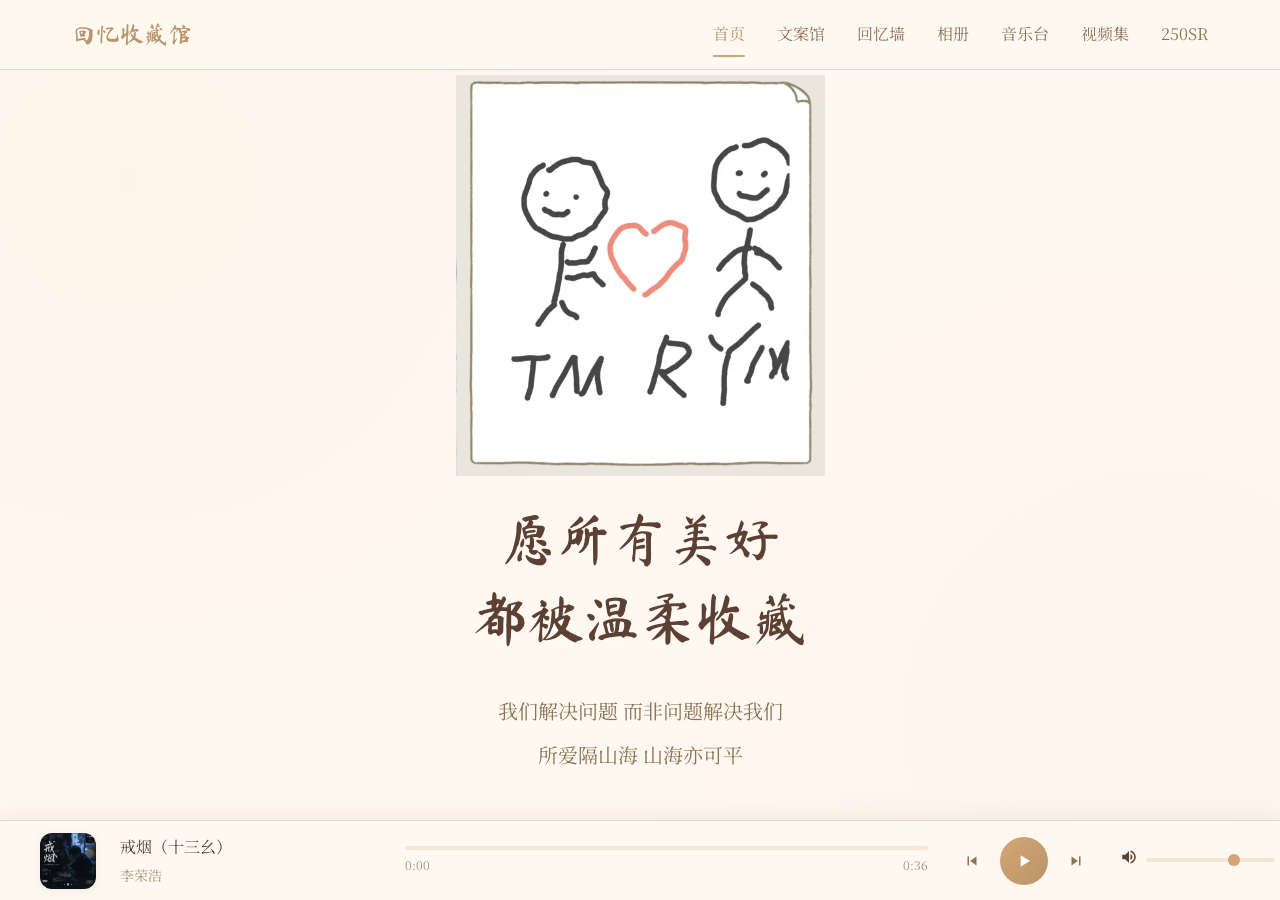
<file: index.html>
<!DOCTYPE html>
<html lang="zh-CN">
<head>
  <meta charset="UTF-8">
  <meta name="viewport" content="width=device-width, initial-scale=1.0">
  <title>回忆收藏馆 | 小敏同学和小铭同学</title>
  <meta name="description" content="我们的一切">

  <link rel="preconnect" href="https://fonts.googleapis.com">
  <link rel="preconnect" href="https://fonts.gstatic.com" crossorigin>
  <link href="https://fonts.googleapis.com/css2?family=Ma+Shan+Zheng&family=Noto+Serif+SC:wght@400;500;600;700&display=swap" rel="stylesheet">

  <link rel="stylesheet" href="css/variables.css">
  <link rel="stylesheet" href="css/layout.css">
  <link rel="stylesheet" href="css/components.css">
  <link rel="stylesheet" href="css/animations.css">
  <link rel="stylesheet" href="css/responsive.css">

  <style id="page-styles">
    html, body {
      height: 100%;
      overflow: hidden;
    }

    .page-wrapper {
      padding-bottom: 0;
      height: 100vh;
    }

    .main-content {
      padding-top: 0;
      padding-bottom: 0;
      flex: 1;
      display: flex;
      align-items: center;
      justify-content: center;
    }

    .hero {
      position: relative;
      width: 100%;
      height: calc(100vh - var(--nav-height) - var(--player-height));
      display: flex;
      flex-direction: column;
      align-items: center;
      justify-content: center;
      gap: var(--spacing-lg);
      overflow: hidden;
    }

    .hero__bg {
      position: relative;
      flex: 1;
      width: 100%;
      max-width: 600px;
      background-color: transparent;
      background-image: url('assets/images/hero-bg.webp');
      background-size: contain;
      background-position: center;
      background-repeat: no-repeat;
      z-index: 0;
      min-height: 0;
    }

    .hero__overlay {
      display: none;
    }

    .hero__content {
      position: relative;
      z-index: 2;
      text-align: center;
      max-width: 700px;
      padding: 0 var(--container-padding);
      padding-bottom: var(--spacing-xl);
    }

    .hero__title {
      font-size: var(--font-size-5xl);
      color: var(--color-text-primary);
      margin-bottom: var(--spacing-xl);
      opacity: 0;
      animation: fadeInUp 1s ease 0.3s forwards;
      line-height: 1.4;
      text-shadow: 0 2px 20px rgba(255, 255, 255, 0.5);
    }

    .hero__text {
      font-size: var(--font-size-xl);
      color: var(--color-text-secondary);
      line-height: 2.2;
      opacity: 0;
      animation: fadeInUp 1s ease 0.6s forwards;
      font-weight: 400;
    }

    .hero__decoration {
      display: none;
    }

    .footer {
      display: none;
    }

    .back-to-top {
      display: none;
    }

    @media (max-width: 768px) {
      .hero__title {
        font-size: var(--font-size-4xl);
      }

      .hero__text {
        font-size: var(--font-size-lg);
      }

      .hero__decoration {
        font-size: 2.5rem;
      }
    }
  </style>
</head>
<body>
  <div class="page-wrapper">
    <nav class="navbar">
      <div class="navbar__inner">
        <a href="index.html" class="navbar__logo">回忆收藏馆</a>
        <div class="navbar__menu">
          <a href="index.html" class="navbar__link active">首页</a>
          <a href="quotes.html" class="navbar__link">文案馆</a>
          <a href="memories.html" class="navbar__link">回忆墙</a>
          <a href="gallery.html" class="navbar__link">相册</a>
          <a href="music.html" class="navbar__link">音乐台</a>
          <a href="videos.html" class="navbar__link">视频集</a>
          <a href="春风250SR.html" class="navbar__link">250SR</a>
        </div>
        <button class="navbar__toggle" aria-label="菜单">
          <span></span>
          <span></span>
          <span></span>
        </button>
      </div>
    </nav>

    <main id="main-content" class="main-content">
      <section class="hero">
        <div class="hero__bg"></div>
        <div class="hero__overlay"></div>
        <span class="hero__decoration hero__decoration--left">❀</span>
        <span class="hero__decoration hero__decoration--right">✿</span>
        <div class="hero__content">
          <h1 class="hero__title">愿所有美好<br>都被温柔收藏</h1>
          <p class="hero__text">
            我们解决问题 而非问题解决我们<br>所爱隔山海 山海亦可平
          </p>
        </div>
      </section>
    </main>

    <div class="player">
      <div class="player__inner">
        <div class="player__cover">
          <img src="" alt="歌曲封面">
        </div>
        <div class="player__info">
          <div class="player__title">暂无播放</div>
          <div class="player__artist">--</div>
        </div>
        <div class="player__progress">
          <div class="player__progress-bar">
            <div class="player__progress-fill"></div>
          </div>
          <div class="player__time">
            <span class="player__current-time">0:00</span>
            <span class="player__total-time">0:00</span>
          </div>
        </div>
        <div class="player__controls">
          <button class="player__btn player__btn--prev" aria-label="上一首"><svg width="18" height="18" viewBox="0 0 24 24" fill="currentColor"><path d="M6 6h2v12H6zm3.5 6l8.5 6V6z"/></svg></button>
          <button class="player__btn player__btn--play" aria-label="播放"><svg width="20" height="20" viewBox="0 0 24 24" fill="currentColor"><path d="M8 5v14l11-7z"/></svg></button>
          <button class="player__btn player__btn--next" aria-label="下一首"><svg width="18" height="18" viewBox="0 0 24 24" fill="currentColor"><path d="M6 18l8.5-6L6 6v12zM16 6v12h2V6h-2z"/></svg></button>
        </div>
        <div class="player__volume">
          <span class="player__volume-icon"><svg width="18" height="18" viewBox="0 0 24 24" fill="currentColor"><path d="M3 9v6h4l5 5V4L7 9H3zm13.5 3c0-1.77-1.02-3.29-2.5-4.03v8.05c1.48-.73 2.5-2.25 2.5-4.02zM14 3.23v2.06c2.89.86 5 3.54 5 6.71s-2.11 5.85-5 6.71v2.06c4.01-.91 7-4.49 7-8.77s-2.99-7.86-7-8.77z"/></svg></span>
          <input type="range" class="player__volume-slider" min="0" max="1" step="0.01" value="0.7">
        </div>
      </div>
    </div>
  </div>

  <script src="js/utils/data-loader.js"></script>
  <script src="js/utils/scroll-animation.js"></script>
  <script src="js/player.js"></script>
  <script src="js/main.js"></script>
  <script src="js/quotes.js"></script>
  <script src="js/memories.js"></script>
  <script src="js/gallery.js"></script>
  <script src="js/music.js"></script>
  <script src="js/videos.js"></script>
</body>
</html>
</file>
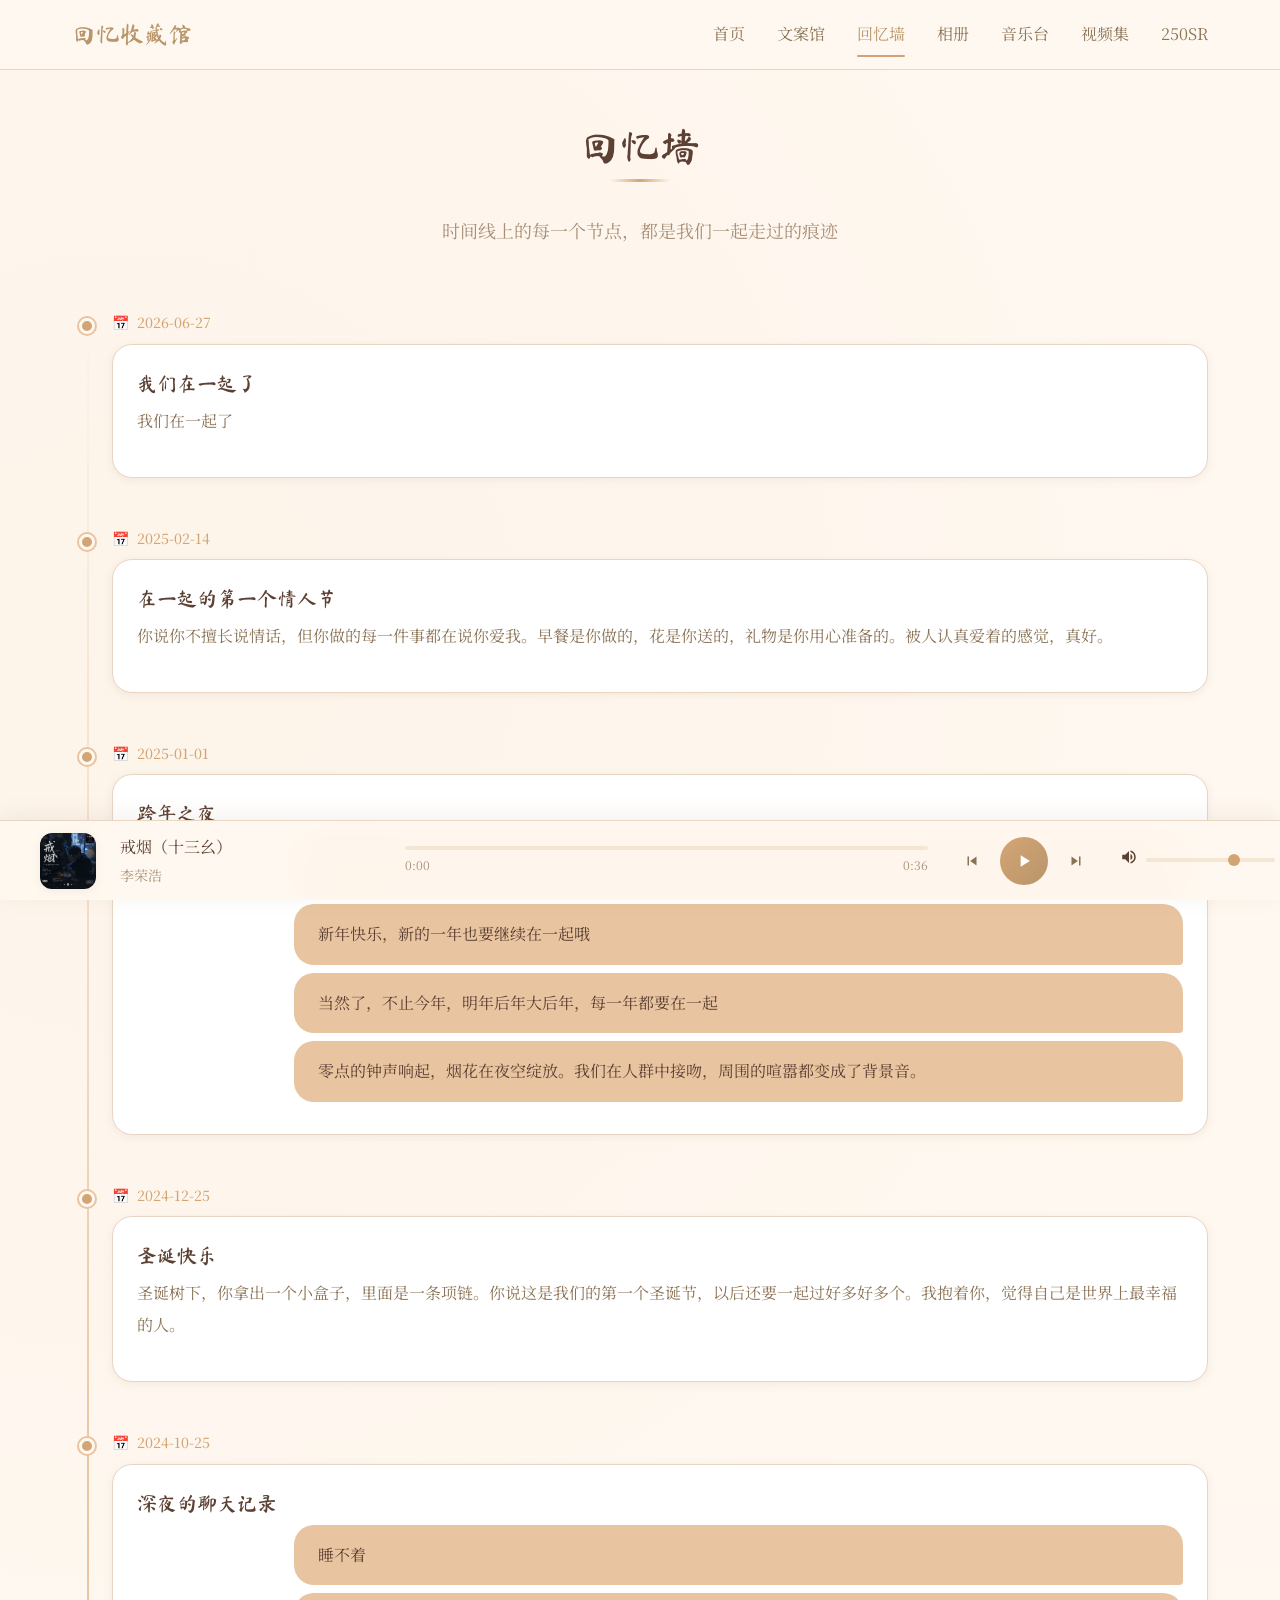
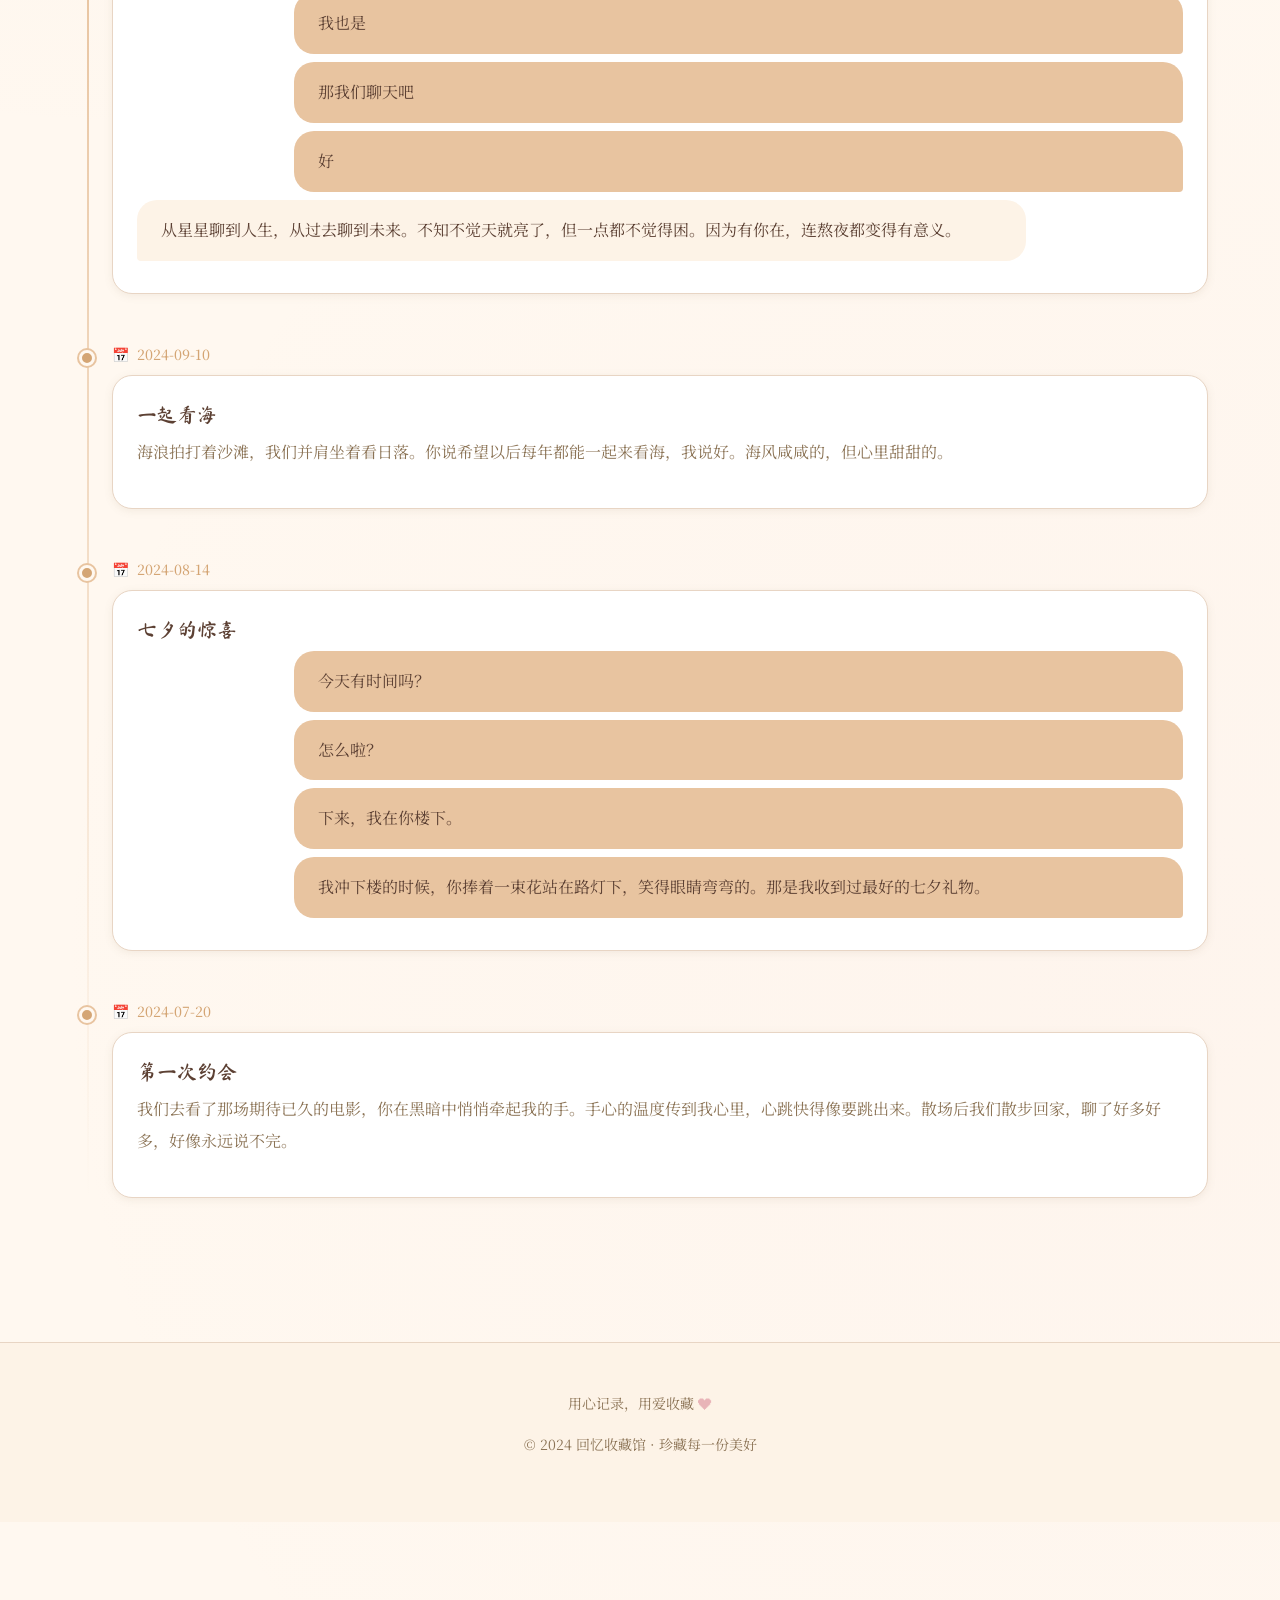
<file: memories.html>
<!DOCTYPE html>
<html lang="zh-CN">
<head>
  <meta charset="UTF-8">
  <meta name="viewport" content="width=device-width, initial-scale=1.0">
  <title>回忆墙 | 回忆收藏馆</title>
  <meta name="description" content="时间线上的每一个节点，都是我们一起走过的痕迹">

  <link rel="preconnect" href="https://fonts.googleapis.com">
  <link rel="preconnect" href="https://fonts.gstatic.com" crossorigin>
  <link href="https://fonts.googleapis.com/css2?family=Ma+Shan+Zheng&family=Noto+Serif+SC:wght@400;500;600;700&display=swap" rel="stylesheet">

  <link rel="stylesheet" href="css/variables.css">
  <link rel="stylesheet" href="css/layout.css">
  <link rel="stylesheet" href="css/components.css">
  <link rel="stylesheet" href="css/animations.css">
  <link rel="stylesheet" href="css/responsive.css">

  <style id="page-styles">
    .chat-bubble {
      background: var(--color-secondary);
      border-radius: var(--radius-lg);
      padding: var(--spacing-md) var(--spacing-lg);
      margin-bottom: var(--spacing-sm);
      max-width: 85%;
      position: relative;
      line-height: 1.8;
    }

    .chat-bubble--left {
      background: var(--color-bg-alt);
      border-bottom-left-radius: 4px;
    }

    .chat-bubble--right {
      background: var(--color-primary-light);
      color: var(--color-text-primary);
      margin-left: auto;
      border-bottom-right-radius: 4px;
    }

    .timeline__images {
      display: grid;
      grid-template-columns: repeat(auto-fill, minmax(100px, 1fr));
      gap: var(--spacing-sm);
      margin-top: var(--spacing-md);
    }

    .timeline__images img {
      width: 100%;
      aspect-ratio: 1;
      object-fit: cover;
      border-radius: var(--radius-sm);
      cursor: pointer;
      transition: transform var(--transition-base);
    }

    .timeline__images img:hover {
      transform: scale(1.05);
    }
  </style>
</head>
<body>
  <div class="page-wrapper">
    <nav class="navbar">
      <div class="navbar__inner">
        <a href="index.html" class="navbar__logo">回忆收藏馆</a>
        <div class="navbar__menu">
          <a href="index.html" class="navbar__link">首页</a>
          <a href="quotes.html" class="navbar__link">文案馆</a>
          <a href="memories.html" class="navbar__link active">回忆墙</a>
          <a href="gallery.html" class="navbar__link">相册</a>
          <a href="music.html" class="navbar__link">音乐台</a>
          <a href="videos.html" class="navbar__link">视频集</a>
          <a href="春风250SR.html" class="navbar__link">250SR</a>
        </div>
        <button class="navbar__toggle" aria-label="菜单">
          <span></span>
          <span></span>
          <span></span>
        </button>
      </div>
    </nav>

    <main id="main-content" class="main-content">
      <div class="container">
        <header class="page-header animate-on-scroll">
          <h1 class="page-title">回忆墙</h1>
          <p class="page-subtitle">时间线上的每一个节点，都是我们一起走过的痕迹</p>
        </header>

        <div class="timeline" id="timeline-container">
        </div>
      </div>
    </main>

    <footer class="footer">
      <div class="container">
        <p>用心记录，用爱收藏 <span class="footer__heart">❤</span></p>
        <p style="margin-top: var(--spacing-sm);">© 2024 回忆收藏馆 · 珍藏每一份美好</p>
      </div>
    </footer>

    <button class="back-to-top" aria-label="回到顶部">↑</button>

    <div class="player">
      <div class="player__inner">
        <div class="player__cover">
          <img src="" alt="歌曲封面">
        </div>
        <div class="player__info">
          <div class="player__title">暂无播放</div>
          <div class="player__artist">--</div>
        </div>
        <div class="player__progress">
          <div class="player__progress-bar">
            <div class="player__progress-fill"></div>
          </div>
          <div class="player__time">
            <span class="player__current-time">0:00</span>
            <span class="player__total-time">0:00</span>
          </div>
        </div>
        <div class="player__controls">
          <button class="player__btn player__btn--prev" aria-label="上一首"><svg width="18" height="18" viewBox="0 0 24 24" fill="currentColor"><path d="M6 6h2v12H6zm3.5 6l8.5 6V6z"/></svg></button>
          <button class="player__btn player__btn--play" aria-label="播放"><svg width="20" height="20" viewBox="0 0 24 24" fill="currentColor"><path d="M8 5v14l11-7z"/></svg></button>
          <button class="player__btn player__btn--next" aria-label="下一首"><svg width="18" height="18" viewBox="0 0 24 24" fill="currentColor"><path d="M6 18l8.5-6L6 6v12zM16 6v12h2V6h-2z"/></svg></button>
        </div>
        <div class="player__volume">
          <span class="player__volume-icon"><svg width="18" height="18" viewBox="0 0 24 24" fill="currentColor"><path d="M3 9v6h4l5 5V4L7 9H3zm13.5 3c0-1.77-1.02-3.29-2.5-4.03v8.05c1.48-.73 2.5-2.25 2.5-4.02zM14 3.23v2.06c2.89.86 5 3.54 5 6.71s-2.11 5.85-5 6.71v2.06c4.01-.91 7-4.49 7-8.77s-2.99-7.86-7-8.77z"/></svg></span>
          <input type="range" class="player__volume-slider" min="0" max="1" step="0.01" value="0.7">
        </div>
      </div>
    </div>
  </div>

  <script src="js/utils/data-loader.js"></script>
  <script src="js/utils/scroll-animation.js"></script>
  <script src="js/player.js"></script>
  <script src="js/main.js"></script>
  <script src="js/quotes.js"></script>
  <script src="js/memories.js"></script>
  <script src="js/gallery.js"></script>
  <script src="js/music.js"></script>
  <script src="js/videos.js"></script>
</body>
</html>
</file>
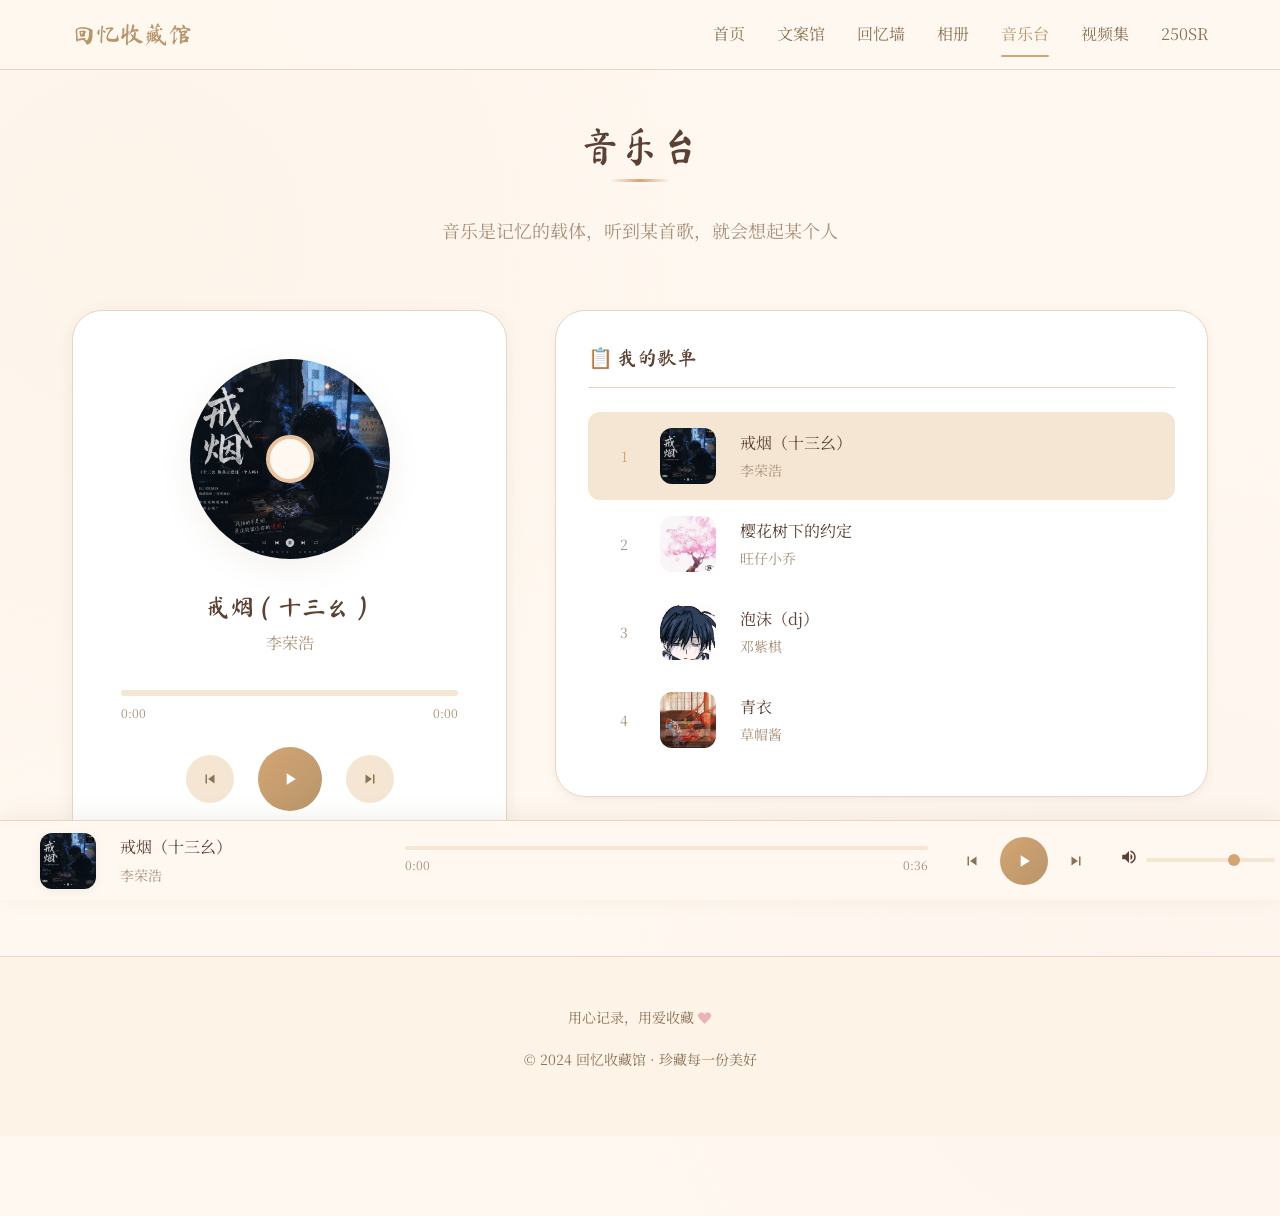
<file: music.html>
<!DOCTYPE html>
<html lang="zh-CN">
<head>
  <meta charset="UTF-8">
  <meta name="viewport" content="width=device-width, initial-scale=1.0">
  <title>音乐台 | 回忆收藏馆</title>
  <meta name="description" content="音乐是记忆的载体，听到某首歌，就会想起某个人">

  <link rel="preconnect" href="https://fonts.googleapis.com">
  <link rel="preconnect" href="https://fonts.gstatic.com" crossorigin>
  <link href="https://fonts.googleapis.com/css2?family=Ma+Shan+Zheng&family=Noto+Serif+SC:wght@400;500;600;700&display=swap" rel="stylesheet">

  <link rel="stylesheet" href="css/variables.css">
  <link rel="stylesheet" href="css/layout.css">
  <link rel="stylesheet" href="css/components.css">
  <link rel="stylesheet" href="css/animations.css">
  <link rel="stylesheet" href="css/responsive.css">

  <style id="page-styles">
    .music-layout {
      display: grid;
      grid-template-columns: 1fr 1.5fr;
      gap: var(--spacing-2xl);
      align-items: start;
    }

    @media (max-width: 991px) {
      .music-layout {
        grid-template-columns: 1fr;
      }
    }

    .now-playing {
      background: var(--color-bg-card);
      border-radius: var(--radius-xl);
      padding: var(--spacing-2xl);
      text-align: center;
      box-shadow: var(--shadow-md);
      border: 1px solid var(--color-border);
      position: sticky;
      top: calc(var(--nav-height) + var(--spacing-xl));
    }

    .now-playing__cover {
      width: 200px;
      height: 200px;
      border-radius: 50%;
      margin: 0 auto var(--spacing-xl);
      overflow: hidden;
      box-shadow: var(--shadow-lg);
      position: relative;
    }

    .now-playing__cover img {
      width: 100%;
      height: 100%;
      object-fit: cover;
    }

    .now-playing.playing .now-playing__cover img {
      animation: spin 20s linear infinite;
    }

    .now-playing__cover::after {
      content: '';
      position: absolute;
      top: 50%;
      left: 50%;
      transform: translate(-50%, -50%);
      width: 40px;
      height: 40px;
      background: var(--color-bg);
      border-radius: 50%;
      border: 4px solid var(--color-primary-light);
    }

    .now-playing__title {
      font-size: var(--font-size-2xl);
      font-family: var(--font-display);
      margin-bottom: var(--spacing-xs);
      color: var(--color-text-primary);
    }

    .now-playing__artist {
      color: var(--color-text-muted);
      margin-bottom: var(--spacing-xl);
    }

    .now-playing__progress {
      margin-bottom: var(--spacing-lg);
    }

    .now-playing__progress-bar {
      height: 6px;
      background: var(--color-secondary);
      border-radius: var(--radius-full);
      cursor: pointer;
      overflow: hidden;
    }

    .now-playing__progress-fill {
      height: 100%;
      background: linear-gradient(90deg, var(--color-primary), var(--color-accent));
      border-radius: var(--radius-full);
      width: 0%;
      transition: width 0.1s linear;
    }

    .now-playing__time {
      display: flex;
      justify-content: space-between;
      font-size: var(--font-size-xs);
      color: var(--color-text-muted);
      margin-top: 6px;
    }

    .now-playing__controls {
      display: flex;
      align-items: center;
      justify-content: center;
      gap: var(--spacing-lg);
    }

    .now-playing__btn {
      width: 48px;
      height: 48px;
      border-radius: 50%;
      display: flex;
      align-items: center;
      justify-content: center;
      color: var(--color-text-secondary);
      transition: all var(--transition-base);
      border: none;
      background: var(--color-secondary);
      cursor: pointer;
      font-size: var(--font-size-lg);
    }

    .now-playing__btn:hover {
      background: var(--color-primary-light);
      color: var(--color-primary-dark);
    }

    .now-playing__btn--play {
      width: 64px;
      height: 64px;
      background: linear-gradient(135deg, var(--color-primary), var(--color-primary-dark));
      color: white;
      font-size: var(--font-size-2xl);
    }

    .now-playing__btn--play:hover {
      background: linear-gradient(135deg, var(--color-primary-dark), var(--color-primary));
      color: white;
      transform: scale(1.05);
    }

    .playlist-section {
      background: var(--color-bg-card);
      border-radius: var(--radius-xl);
      padding: var(--spacing-xl);
      box-shadow: var(--shadow-sm);
      border: 1px solid var(--color-border);
    }

    .playlist-section__title {
      font-size: var(--font-size-xl);
      font-family: var(--font-display);
      margin-bottom: var(--spacing-lg);
      padding-bottom: var(--spacing-md);
      border-bottom: 1px solid var(--color-border);
    }

    .playlist {
      max-height: 500px;
      overflow-y: auto;
    }

    .song-item__index {
      width: 24px;
      color: var(--color-text-muted);
      font-size: var(--font-size-sm);
      text-align: center;
      flex-shrink: 0;
    }

    .song-item.playing .song-item__index {
      color: var(--color-primary);
    }
  </style>
</head>
<body>
  <div class="page-wrapper">
    <nav class="navbar">
      <div class="navbar__inner">
        <a href="index.html" class="navbar__logo">回忆收藏馆</a>
        <div class="navbar__menu">
          <a href="index.html" class="navbar__link">首页</a>
          <a href="quotes.html" class="navbar__link">文案馆</a>
          <a href="memories.html" class="navbar__link">回忆墙</a>
          <a href="gallery.html" class="navbar__link">相册</a>
          <a href="music.html" class="navbar__link active">音乐台</a>
          <a href="videos.html" class="navbar__link">视频集</a>
          <a href="春风250SR.html" class="navbar__link">250SR</a>
        </div>
        <button class="navbar__toggle" aria-label="菜单">
          <span></span>
          <span></span>
          <span></span>
        </button>
      </div>
    </nav>

    <main id="main-content" class="main-content">
      <div class="container">
        <header class="page-header animate-on-scroll">
          <h1 class="page-title">音乐台</h1>
          <p class="page-subtitle">音乐是记忆的载体，听到某首歌，就会想起某个人</p>
        </header>

        <div class="music-layout">
          <div class="now-playing animate-on-scroll" id="now-playing">
            <div class="now-playing__cover">
              <img src="" alt="专辑封面" id="np-cover">
            </div>
            <h2 class="now-playing__title" id="np-title">选择一首歌</h2>
            <p class="now-playing__artist" id="np-artist">点击歌单开始播放</p>
            <div class="now-playing__progress">
              <div class="now-playing__progress-bar" id="np-progress-bar">
                <div class="now-playing__progress-fill" id="np-progress-fill"></div>
              </div>
              <div class="now-playing__time">
                <span id="np-current">0:00</span>
                <span id="np-total">0:00</span>
              </div>
            </div>
            <div class="now-playing__controls">
              <button class="now-playing__btn" id="np-prev" aria-label="上一首"><svg width="18" height="18" viewBox="0 0 24 24" fill="currentColor"><path d="M6 6h2v12H6zm3.5 6l8.5 6V6z"/></svg></button>
              <button class="now-playing__btn now-playing__btn--play" id="np-play" aria-label="播放"><svg width="20" height="20" viewBox="0 0 24 24" fill="currentColor"><path d="M8 5v14l11-7z"/></svg></button>
              <button class="now-playing__btn" id="np-next" aria-label="下一首"><svg width="18" height="18" viewBox="0 0 24 24" fill="currentColor"><path d="M6 18l8.5-6L6 6v12zM16 6v12h2V6h-2z"/></svg></button>
            </div>
          </div>

          <div class="playlist-section animate-on-scroll delay-200">
            <h3 class="playlist-section__title">📋 我的歌单</h3>
            <div class="playlist" id="playlist">
            </div>
          </div>
        </div>
      </div>
    </main>

    <footer class="footer">
      <div class="container">
        <p>用心记录，用爱收藏 <span class="footer__heart">❤</span></p>
        <p style="margin-top: var(--spacing-sm);">© 2024 回忆收藏馆 · 珍藏每一份美好</p>
      </div>
    </footer>

    <button class="back-to-top" aria-label="回到顶部">↑</button>

    <div class="player">
      <div class="player__inner">
        <div class="player__cover">
          <img src="" alt="歌曲封面">
        </div>
        <div class="player__info">
          <div class="player__title">暂无播放</div>
          <div class="player__artist">--</div>
        </div>
        <div class="player__progress">
          <div class="player__progress-bar">
            <div class="player__progress-fill"></div>
          </div>
          <div class="player__time">
            <span class="player__current-time">0:00</span>
            <span class="player__total-time">0:00</span>
          </div>
        </div>
        <div class="player__controls">
          <button class="player__btn player__btn--prev" aria-label="上一首"><svg width="18" height="18" viewBox="0 0 24 24" fill="currentColor"><path d="M6 6h2v12H6zm3.5 6l8.5 6V6z"/></svg></button>
          <button class="player__btn player__btn--play" aria-label="播放"><svg width="20" height="20" viewBox="0 0 24 24" fill="currentColor"><path d="M8 5v14l11-7z"/></svg></button>
          <button class="player__btn player__btn--next" aria-label="下一首"><svg width="18" height="18" viewBox="0 0 24 24" fill="currentColor"><path d="M6 18l8.5-6L6 6v12zM16 6v12h2V6h-2z"/></svg></button>
        </div>
        <div class="player__volume">
          <span class="player__volume-icon"><svg width="18" height="18" viewBox="0 0 24 24" fill="currentColor"><path d="M3 9v6h4l5 5V4L7 9H3zm13.5 3c0-1.77-1.02-3.29-2.5-4.03v8.05c1.48-.73 2.5-2.25 2.5-4.02zM14 3.23v2.06c2.89.86 5 3.54 5 6.71s-2.11 5.85-5 6.71v2.06c4.01-.91 7-4.49 7-8.77s-2.99-7.86-7-8.77z"/></svg></span>
          <input type="range" class="player__volume-slider" min="0" max="1" step="0.01" value="0.7">
        </div>
      </div>
    </div>
  </div>

  <script src="js/utils/data-loader.js"></script>
  <script src="js/utils/scroll-animation.js"></script>
  <script src="js/player.js"></script>
  <script src="js/main.js"></script>
  <script src="js/quotes.js"></script>
  <script src="js/memories.js"></script>
  <script src="js/gallery.js"></script>
  <script src="js/music.js"></script>
  <script src="js/videos.js"></script>
</body>
</html>
</file>
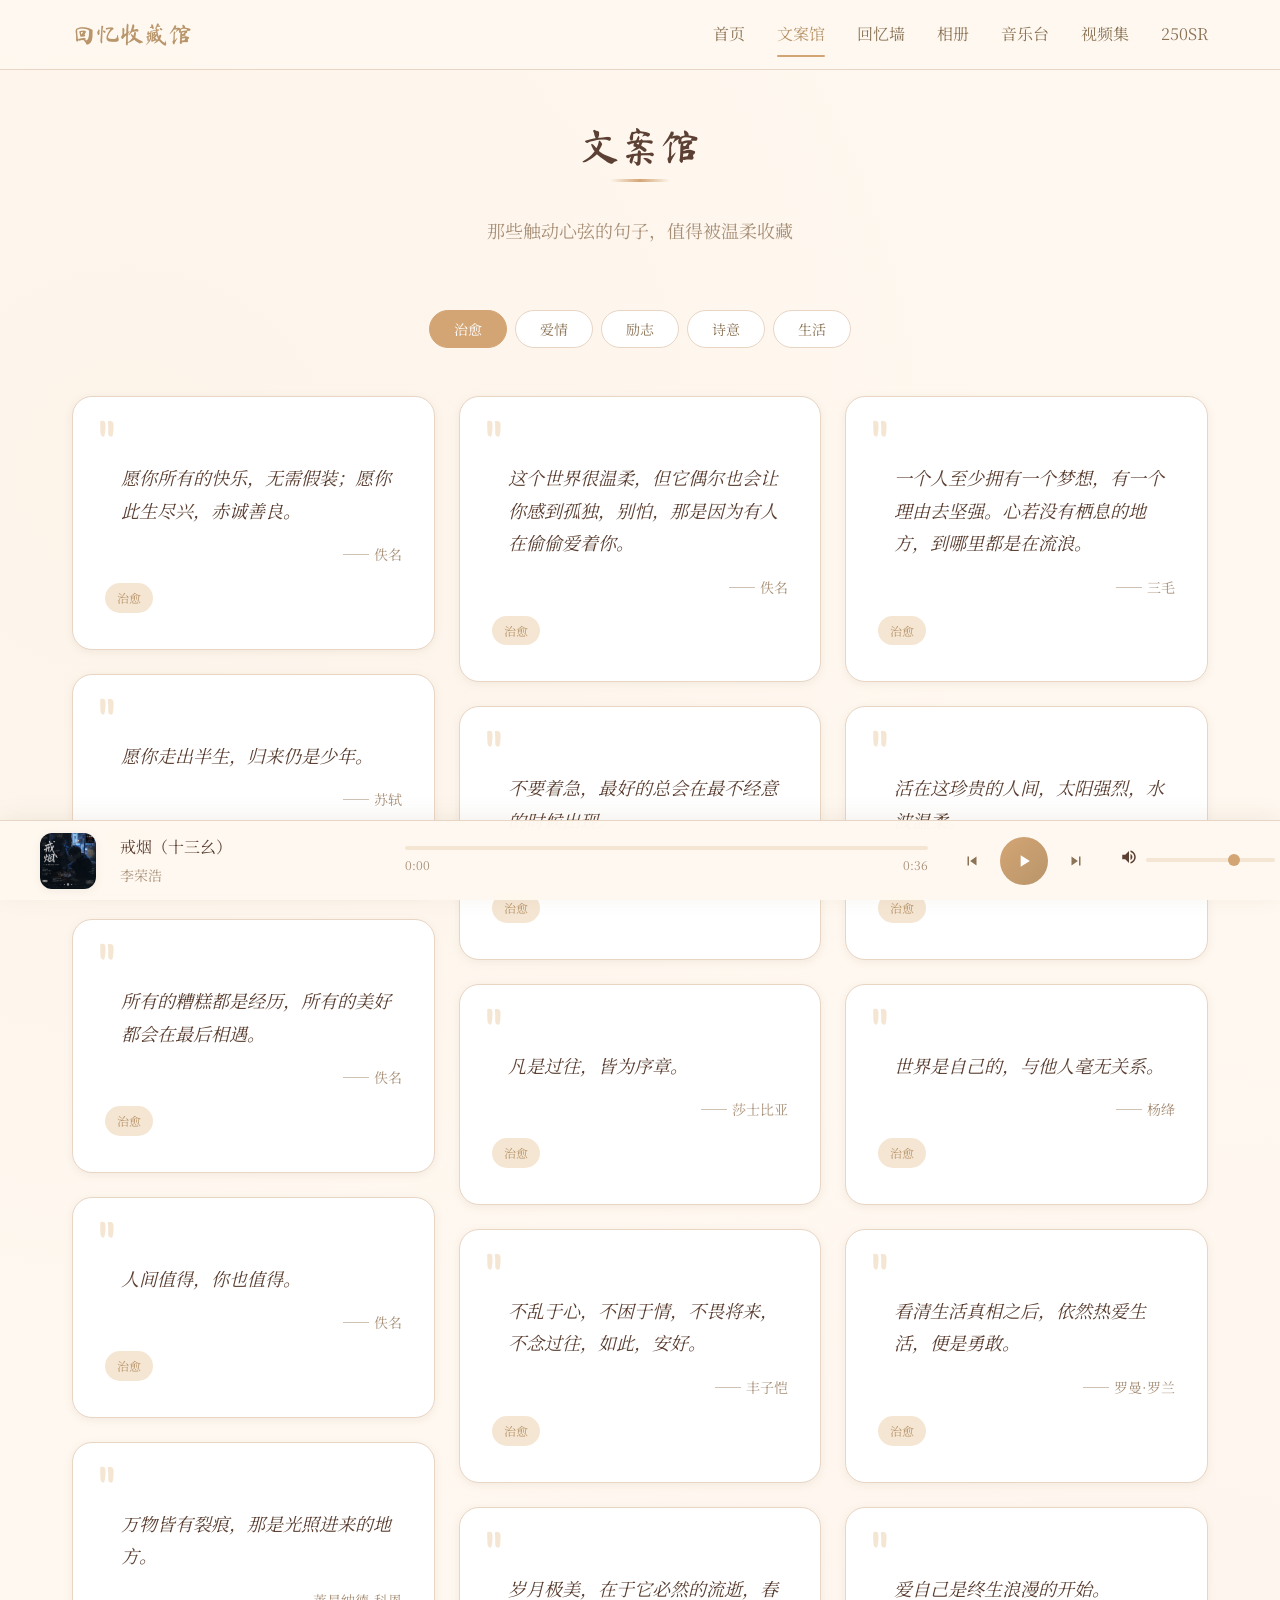
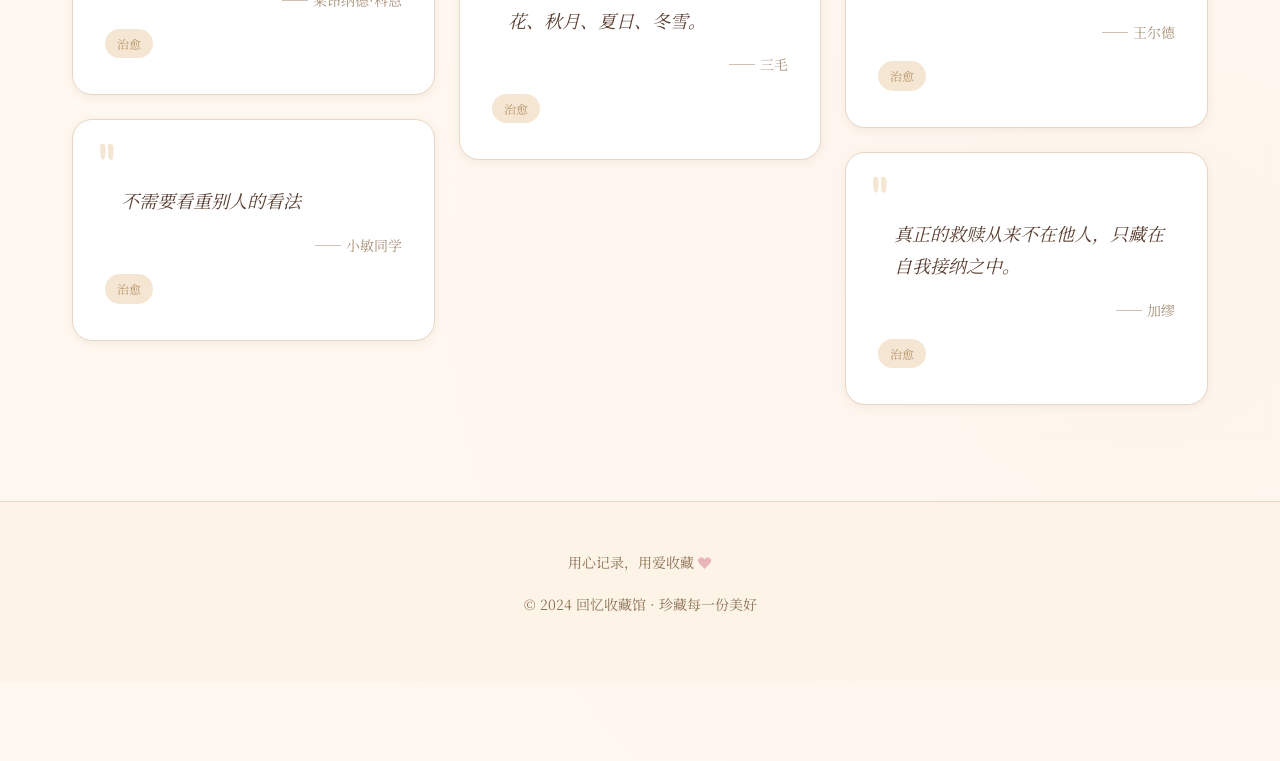
<file: quotes.html>
<!DOCTYPE html>
<html lang="zh-CN">
<head>
  <meta charset="UTF-8">
  <meta name="viewport" content="width=device-width, initial-scale=1.0">
  <title>文案馆 | 回忆收藏馆</title>
  <meta name="description" content="收藏那些触动心弦的文案和句子">

  <link rel="preconnect" href="https://fonts.googleapis.com">
  <link rel="preconnect" href="https://fonts.gstatic.com" crossorigin>
  <link href="https://fonts.googleapis.com/css2?family=Ma+Shan+Zheng&family=Noto+Serif+SC:wght@400;500;600;700&display=swap" rel="stylesheet">

  <link rel="stylesheet" href="css/variables.css">
  <link rel="stylesheet" href="css/layout.css">
  <link rel="stylesheet" href="css/components.css">
  <link rel="stylesheet" href="css/animations.css">
  <link rel="stylesheet" href="css/responsive.css">

  <style id="page-styles">
    .quotes-container {
      columns: 3;
      column-gap: var(--spacing-lg);
    }

    .quote-card {
      break-inside: avoid;
      margin-bottom: var(--spacing-lg);
    }

    @media (max-width: 991px) {
      .quotes-container {
        columns: 2;
      }
    }

    @media (max-width: 576px) {
      .quotes-container {
        columns: 1;
      }
    }
  </style>
</head>
<body>
  <div class="page-wrapper">
    <nav class="navbar">
      <div class="navbar__inner">
        <a href="index.html" class="navbar__logo">回忆收藏馆</a>
        <div class="navbar__menu">
          <a href="index.html" class="navbar__link">首页</a>
          <a href="quotes.html" class="navbar__link active">文案馆</a>
          <a href="memories.html" class="navbar__link">回忆墙</a>
          <a href="gallery.html" class="navbar__link">相册</a>
          <a href="music.html" class="navbar__link">音乐台</a>
          <a href="videos.html" class="navbar__link">视频集</a>
          <a href="春风250SR.html" class="navbar__link">250SR</a>
        </div>
        <button class="navbar__toggle" aria-label="菜单">
          <span></span>
          <span></span>
          <span></span>
        </button>
      </div>
    </nav>

    <main id="main-content" class="main-content">
      <div class="container">
        <header class="page-header animate-on-scroll">
          <h1 class="page-title">文案馆</h1>
          <p class="page-subtitle">那些触动心弦的句子，值得被温柔收藏</p>
        </header>

        <div class="filter-tabs animate-on-scroll" id="filter-tabs">
        </div>

        <div class="quotes-container" id="quotes-container">
        </div>
      </div>
    </main>

    <footer class="footer">
      <div class="container">
        <p>用心记录，用爱收藏 <span class="footer__heart">❤</span></p>
        <p style="margin-top: var(--spacing-sm);">© 2024 回忆收藏馆 · 珍藏每一份美好</p>
      </div>
    </footer>

    <button class="back-to-top" aria-label="回到顶部">↑</button>

    <div class="player">
      <div class="player__inner">
        <div class="player__cover">
          <img src="" alt="歌曲封面">
        </div>
        <div class="player__info">
          <div class="player__title">暂无播放</div>
          <div class="player__artist">--</div>
        </div>
        <div class="player__progress">
          <div class="player__progress-bar">
            <div class="player__progress-fill"></div>
          </div>
          <div class="player__time">
            <span class="player__current-time">0:00</span>
            <span class="player__total-time">0:00</span>
          </div>
        </div>
        <div class="player__controls">
          <button class="player__btn player__btn--prev" aria-label="上一首"><svg width="18" height="18" viewBox="0 0 24 24" fill="currentColor"><path d="M6 6h2v12H6zm3.5 6l8.5 6V6z"/></svg></button>
          <button class="player__btn player__btn--play" aria-label="播放"><svg width="20" height="20" viewBox="0 0 24 24" fill="currentColor"><path d="M8 5v14l11-7z"/></svg></button>
          <button class="player__btn player__btn--next" aria-label="下一首"><svg width="18" height="18" viewBox="0 0 24 24" fill="currentColor"><path d="M6 18l8.5-6L6 6v12zM16 6v12h2V6h-2z"/></svg></button>
        </div>
        <div class="player__volume">
          <span class="player__volume-icon"><svg width="18" height="18" viewBox="0 0 24 24" fill="currentColor"><path d="M3 9v6h4l5 5V4L7 9H3zm13.5 3c0-1.77-1.02-3.29-2.5-4.03v8.05c1.48-.73 2.5-2.25 2.5-4.02zM14 3.23v2.06c2.89.86 5 3.54 5 6.71s-2.11 5.85-5 6.71v2.06c4.01-.91 7-4.49 7-8.77s-2.99-7.86-7-8.77z"/></svg></span>
          <input type="range" class="player__volume-slider" min="0" max="1" step="0.01" value="0.7">
        </div>
      </div>
    </div>
  </div>

  <script src="js/utils/data-loader.js"></script>
  <script src="js/utils/scroll-animation.js"></script>
  <script src="js/player.js"></script>
  <script src="js/main.js"></script>
  <script src="js/quotes.js"></script>
  <script src="js/memories.js"></script>
  <script src="js/gallery.js"></script>
  <script src="js/music.js"></script>
  <script src="js/videos.js"></script>
</body>
</html>
</file>
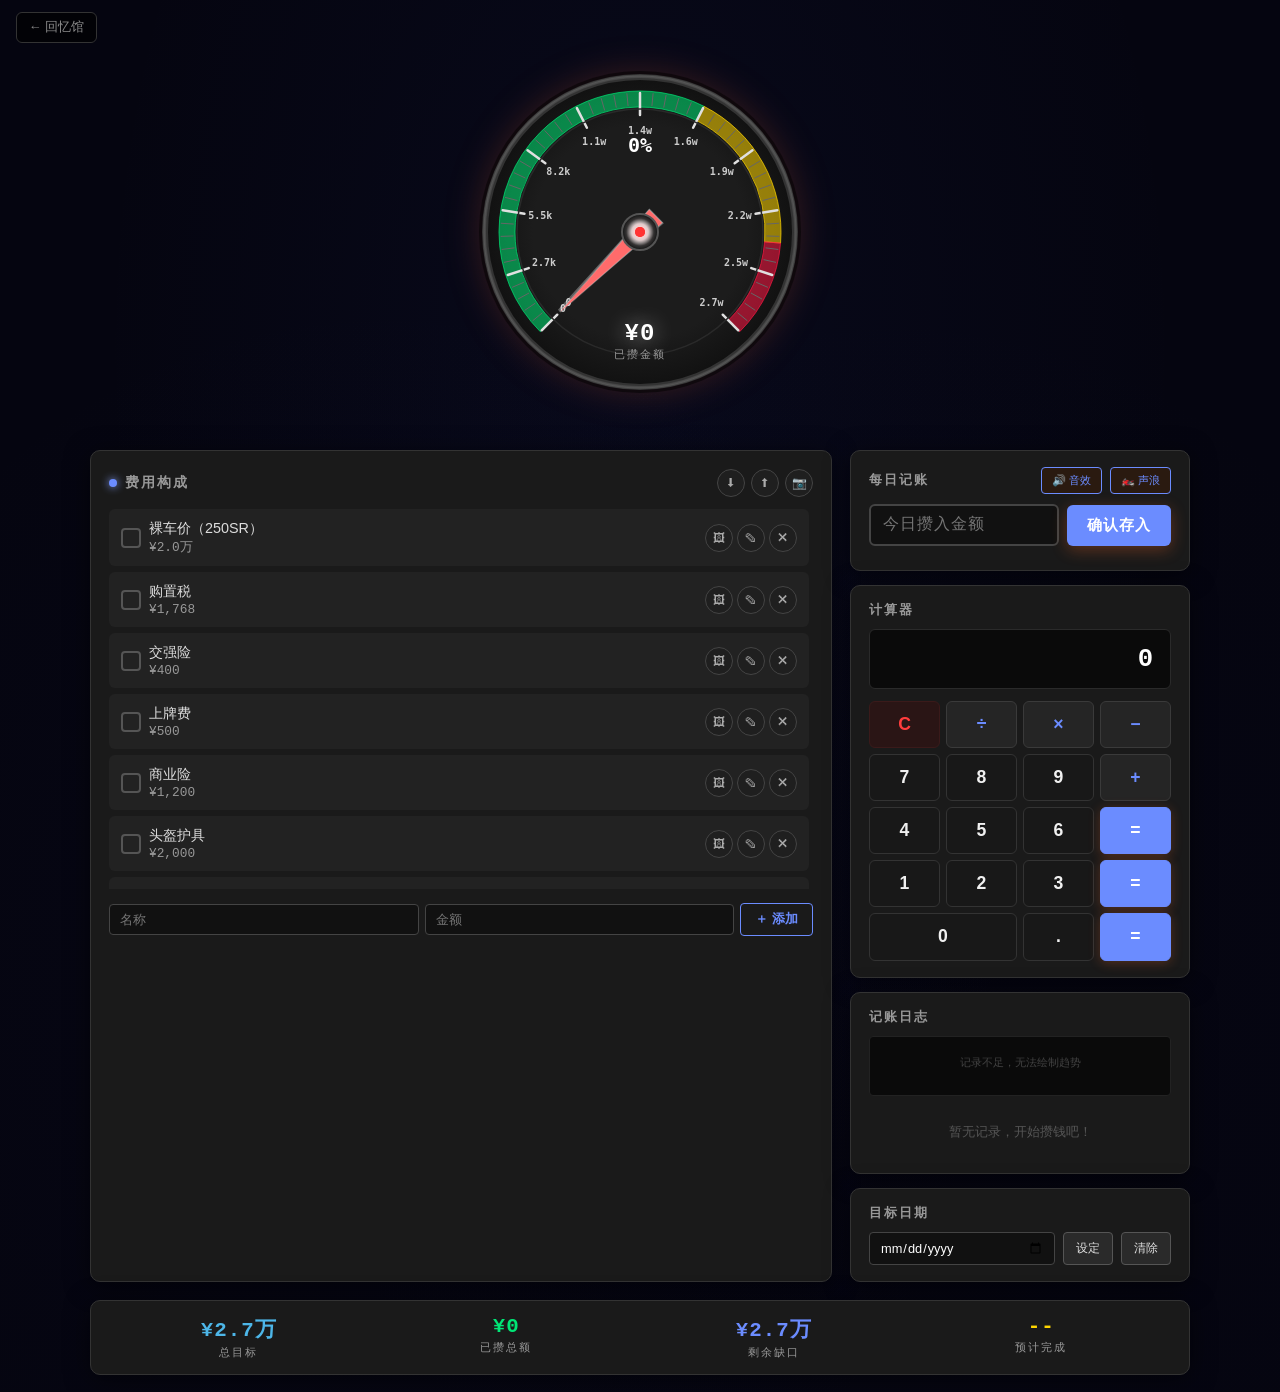
<file: 春风250SR.html>
<!DOCTYPE html>
<html lang="zh-CN">
<head>
    <meta charset="UTF-8">
    <meta name="viewport" content="width=device-width, initial-scale=1.0">
    <title>250SR-Dream-Dash | 春风攒钱仪表盘</title>
    <style>
        /* ========== CSS Variables & Theme System ========== */
        :root {
            --bg: #0d0d0d;
            --surface: #1a1a1a;
            --surface-light: #222;
            --border: #333;
            --text: #e0e0e0;
            --text-dim: #999;
            --accent: #ff6b2b;
            --accent-glow: #ff8c52;
            --green: #00e676;
            --yellow: #ffd600;
            --red: #ff1744;
            --blue: #4db6e8;
            --danger: #ff3d3d;
            --font-mono: 'SF Mono', 'Cascadia Code', 'Consolas', 'Monaco', monospace;
            --font-sans: 'Segoe UI', 'PingFang SC', 'Microsoft YaHei', sans-serif;
            --radius: 10px;
            --radius-sm: 6px;
            --shadow: 0 4px 24px rgba(0, 0, 0, 0.5);
            --transition: 0.2s ease;
            --bg-glow-1: rgba(255, 107, 43, 0.06);
            --bg-glow-2: rgba(0, 180, 220, 0.04);
            --bg-glow-3: rgba(255, 107, 43, 0.03);
        }

        /* Time-of-day theme variants */
        :root.theme-morning {
            --bg: #0f0e0d;
            --bg-glow-1: rgba(255, 160, 60, 0.08);
            --bg-glow-2: rgba(255, 200, 100, 0.05);
            --bg-glow-3: rgba(255, 140, 50, 0.04);
            --accent: #ff8c42;
            --accent-glow: #ffa864;
        }
        :root.theme-afternoon {
            --bg: #0d0d0d;
            --bg-glow-1: rgba(255, 107, 43, 0.06);
            --bg-glow-2: rgba(0, 180, 220, 0.04);
            --bg-glow-3: rgba(255, 107, 43, 0.03);
        }
        :root.theme-evening {
            --bg: #0a0a10;
            --bg-glow-1: rgba(200, 80, 150, 0.07);
            --bg-glow-2: rgba(80, 60, 180, 0.05);
            --bg-glow-3: rgba(180, 100, 60, 0.04);
            --accent: #e8659a;
            --accent-glow: #f080b0;
        }
        :root.theme-night {
            --bg: #050510;
            --bg-glow-1: rgba(60, 80, 200, 0.06);
            --bg-glow-2: rgba(40, 40, 120, 0.04);
            --bg-glow-3: rgba(30, 30, 100, 0.03);
            --accent: #6b8cff;
            --accent-glow: #8aa4ff;
        }

        * { margin: 0; padding: 0; box-sizing: border-box; }

        body {
            background: var(--bg);
            color: var(--text);
            font-family: var(--font-sans);
            min-height: 100vh;
            display: flex;
            justify-content: center;
            align-items: flex-start;
            padding: 16px;
            -webkit-tap-highlight-color: transparent;
            user-select: none;
            -webkit-user-select: none;
            background-image:
                radial-gradient(ellipse at 50% 25%, var(--bg-glow-1) 0%, transparent 60%),
                radial-gradient(ellipse at 30% 70%, var(--bg-glow-2) 0%, transparent 50%),
                radial-gradient(ellipse at 70% 70%, var(--bg-glow-3) 0%, transparent 50%);
            transition: background-color 1.5s ease, background-image 1.5s ease;
        }

        /* ========== Focus visible (accessibility) ========== */
        :focus-visible {
            outline: 2px solid var(--accent);
            outline-offset: 2px;
            border-radius: 4px;
        }
        :focus:not(:focus-visible) {
            outline: none;
        }

        .app-container {
            width: 100%;
            max-width: 1100px;
            display: grid;
            grid-template-columns: 1fr 340px;
            grid-template-rows: auto auto auto;
            gap: 18px;
            grid-template-areas:
                "gauge gauge"
                "left right"
                "bottom bottom";
        }

        /* ========== 仪表盘区域 ========== */
        .gauge-section {
            grid-area: gauge;
            display: flex;
            justify-content: center;
            align-items: center;
            padding: 18px 0;
            position: relative;
            overflow: visible;
        }
        .gauge-wrapper {
            position: relative;
            display: flex;
            justify-content: center;
            align-items: center;
            overflow: visible;
        }
        canvas#gaugeCanvas {
            display: block;
            width: 380px;
            height: 380px;
            filter: drop-shadow(0 0 18px rgba(255, 107, 43, 0.2));
            transition: filter 0.5s ease;
        }
        .gauge-center-label {
            position: absolute;
            bottom: 48px;
            left: 50%;
            transform: translateX(-50%);
            text-align: center;
            pointer-events: none;
            z-index: 2;
        }
        .gauge-center-label .saved-amount {
            font-family: var(--font-mono);
            font-size: 1.5rem;
            font-weight: 700;
            color: #fff;
            letter-spacing: 1px;
            text-shadow: 0 0 20px rgba(255, 255, 255, 0.5);
        }
        .gauge-center-label .saved-label {
            font-size: 0.7rem;
            color: var(--text-dim);
            letter-spacing: 2px;
            text-transform: uppercase;
        }
        .gauge-center-label .countdown-text {
            font-family: var(--font-mono);
            font-size: 0.75rem;
            color: var(--blue);
            margin-top: 4px;
            letter-spacing: 1px;
        }

        /* ========== 左侧：费用条目 ========== */
        .left-panel {
            grid-area: left;
            background: var(--surface);
            border-radius: var(--radius);
            padding: 18px;
            box-shadow: var(--shadow);
            border: 1px solid var(--border);
            display: flex;
            flex-direction: column;
            gap: 10px;
            min-width: 0;
        }
        .panel-title {
            font-size: 0.85rem;
            text-transform: uppercase;
            letter-spacing: 2px;
            color: var(--text-dim);
            margin-bottom: 2px;
            font-weight: 600;
            display: flex;
            align-items: center;
            gap: 8px;
            justify-content: space-between;
        }
        .panel-title-left {
            display: flex;
            align-items: center;
            gap: 8px;
        }
        .panel-title-left::before {
            content: '';
            display: inline-block;
            width: 8px;
            height: 8px;
            border-radius: 50%;
            background: var(--accent);
            box-shadow: 0 0 8px var(--accent-glow);
        }
        .panel-actions {
            display: flex;
            gap: 6px;
        }
        .panel-actions .btn-icon {
            width: 28px; height: 28px;
            border-radius: 50%;
            border: 1px solid #444;
            background: #1f1f1f;
            color: #aaa;
            cursor: pointer;
            font-size: 0.75rem;
            display: flex;
            align-items: center;
            justify-content: center;
            transition: all var(--transition);
            line-height: 1;
        }
        .panel-actions .btn-icon:hover {
            background: #333;
            color: #fff;
            border-color: #666;
        }
        .expense-list {
            list-style: none;
            display: flex;
            flex-direction: column;
            gap: 6px;
            max-height: 380px;
            overflow-y: auto;
            padding-right: 4px;
        }
        .expense-list::-webkit-scrollbar { width: 4px; }
        .expense-list::-webkit-scrollbar-track { background: transparent; }
        .expense-list::-webkit-scrollbar-thumb { background: var(--border); border-radius: 4px; }
        .expense-item {
            display: flex;
            align-items: center;
            gap: 8px;
            padding: 9px 11px;
            background: var(--surface-light);
            border-radius: var(--radius-sm);
            border: 1px solid transparent;
            transition: all var(--transition);
            flex-wrap: wrap;
            position: relative;
            cursor: grab;
        }
        .expense-item:active { cursor: grabbing; }
        .expense-item:hover { border-color: #444; background: #252525; }
        .expense-item.drag-over { border-color: var(--accent); background: #2a2018; }
        .expense-item.dragging { opacity: 0.4; }
        .expense-item.covered {
            opacity: 0.55;
            text-decoration: line-through;
            text-decoration-color: var(--text-dim);
            text-decoration-thickness: 1px;
            background: #1a1a1a;
            border-color: #2a2a2a;
        }
        .expense-item.covered .expense-name,
        .expense-item.covered .expense-amount-display { color: #777; }
        .expense-item .item-image {
            width: 40px; height: 40px;
            border-radius: 4px;
            object-fit: cover;
            flex-shrink: 0;
            border: 1px solid #333;
            cursor: pointer;
            transition: all var(--transition);
        }
        .expense-item .item-image:hover { border-color: var(--accent); transform: scale(1.05); }
        .expense-checkbox {
            appearance: none;
            -webkit-appearance: none;
            width: 20px; height: 20px;
            border: 2px solid #555;
            border-radius: 4px;
            cursor: pointer;
            flex-shrink: 0;
            position: relative;
            transition: all var(--transition);
            background: transparent;
        }
        .expense-checkbox:checked {
            background: var(--accent);
            border-color: var(--accent);
            box-shadow: 0 0 10px rgba(255, 107, 43, 0.4);
        }
        .expense-checkbox:checked::after {
            content: '✓';
            position: absolute;
            top: 50%; left: 50%;
            transform: translate(-50%, -50%);
            font-size: 12px;
            color: #fff;
            font-weight: bold;
        }
        .expense-info {
            flex: 1;
            min-width: 0;
            display: flex;
            flex-direction: column;
            gap: 1px;
        }
        .expense-name {
            font-size: 0.9rem;
            font-weight: 500;
            color: #ddd;
            white-space: nowrap;
            overflow: hidden;
            text-overflow: ellipsis;
            transition: color var(--transition);
        }
        .expense-amount-display {
            font-family: var(--font-mono);
            font-size: 0.8rem;
            color: var(--text-dim);
        }
        .expense-actions {
            display: flex;
            gap: 4px;
            flex-shrink: 0;
        }
        .btn-icon {
            width: 28px; height: 28px;
            border-radius: 50%;
            border: 1px solid #444;
            background: #1f1f1f;
            color: #aaa;
            cursor: pointer;
            font-size: 0.75rem;
            display: flex;
            align-items: center;
            justify-content: center;
            transition: all var(--transition);
            line-height: 1;
        }
        .btn-icon:hover { background: #333; color: #fff; border-color: #666; }
        .btn-icon.danger:hover { background: #3d1515; border-color: var(--danger); color: var(--danger); }
        .btn-icon.edit:hover { border-color: var(--blue); color: var(--blue); background: #1a2530; }
        .btn-icon.image-btn:hover { border-color: var(--green); color: var(--green); background: #152a1a; }
        .expense-edit-row {
            display: flex;
            gap: 4px;
            width: 100%;
            align-items: center;
            flex-wrap: wrap;
        }
        .expense-edit-row input {
            flex: 1;
            min-width: 60px;
            padding: 5px 8px;
            background: #111;
            border: 1px solid #444;
            border-radius: 4px;
            color: #fff;
            font-size: 0.8rem;
            font-family: var(--font-sans);
        }
        .expense-edit-row input:focus {
            outline: none;
            border-color: var(--accent);
            box-shadow: 0 0 6px rgba(255, 107, 43, 0.2);
        }
        .btn-mini {
            padding: 5px 10px;
            border-radius: 4px;
            border: 1px solid #555;
            background: #2a2a2a;
            color: #ddd;
            cursor: pointer;
            font-size: 0.75rem;
            white-space: nowrap;
            transition: all var(--transition);
        }
        .btn-mini:hover { background: #3a3a3a; border-color: #888; }
        .btn-mini.save {
            background: var(--accent);
            border-color: var(--accent);
            color: #fff;
            font-weight: 600;
        }
        .btn-mini.save:hover { background: #ff7d3d; box-shadow: 0 0 12px rgba(255, 107, 43, 0.4); }
        .btn-mini.cancel { background: #2a2a2a; border-color: #555; }
        .add-expense-row {
            display: flex;
            gap: 6px;
            align-items: center;
            flex-wrap: wrap;
            padding-top: 4px;
        }
        .add-expense-row input {
            flex: 1;
            min-width: 70px;
            padding: 7px 10px;
            background: #111;
            border: 1px solid #444;
            border-radius: 4px;
            color: #fff;
            font-size: 0.8rem;
            font-family: var(--font-sans);
        }
        .add-expense-row input:focus {
            outline: none;
            border-color: var(--accent);
            box-shadow: 0 0 6px rgba(255, 107, 43, 0.2);
        }
        .btn-add {
            padding: 7px 14px;
            border-radius: 4px;
            border: 1px solid var(--accent);
            background: transparent;
            color: var(--accent);
            cursor: pointer;
            font-weight: 600;
            font-size: 0.8rem;
            white-space: nowrap;
            transition: all var(--transition);
        }
        .btn-add:hover {
            background: var(--accent);
            color: #fff;
            box-shadow: 0 0 14px rgba(255, 107, 43, 0.4);
        }
        .inline-error {
            font-size: 0.7rem;
            color: var(--danger);
            padding: 2px 0;
            animation: shake 0.4s ease;
        }
        @keyframes shake {
            0%, 100% { transform: translateX(0); }
            25% { transform: translateX(-6px); }
            50% { transform: translateX(6px); }
            75% { transform: translateX(-4px); }
        }

        /* ========== 右侧面板 ========== */
        .right-panel {
            grid-area: right;
            display: flex;
            flex-direction: column;
            gap: 14px;
            min-width: 0;
        }
        .card {
            background: var(--surface);
            border-radius: var(--radius);
            padding: 16px 18px;
            box-shadow: var(--shadow);
            border: 1px solid var(--border);
        }
        .card-title {
            font-size: 0.8rem;
            text-transform: uppercase;
            letter-spacing: 2px;
            color: var(--text-dim);
            margin-bottom: 10px;
            font-weight: 600;
            display: flex;
            align-items: center;
            justify-content: space-between;
        }
        .daily-record-row {
            display: flex;
            gap: 8px;
            align-items: center;
            flex-wrap: wrap;
        }
        .daily-record-row input {
            flex: 1;
            min-width: 80px;
            padding: 10px 12px;
            background: #111;
            border: 2px solid #444;
            border-radius: 6px;
            color: #fff;
            font-size: 1rem;
            font-family: var(--font-mono);
            letter-spacing: 1px;
            transition: all var(--transition);
        }
        .daily-record-row input:focus {
            outline: none;
            border-color: var(--accent);
            box-shadow: 0 0 12px rgba(255, 107, 43, 0.3);
        }
        .btn-confirm {
            padding: 10px 20px;
            border-radius: 6px;
            border: none;
            background: var(--accent);
            color: #fff;
            font-weight: 700;
            font-size: 0.95rem;
            cursor: pointer;
            letter-spacing: 1px;
            transition: all var(--transition);
            white-space: nowrap;
            box-shadow: 0 4px 16px rgba(255, 107, 43, 0.3);
            position: relative;
            overflow: hidden;
        }
        .btn-confirm:hover {
            background: #ff7d3d;
            box-shadow: 0 6px 24px rgba(255, 107, 43, 0.5);
            transform: translateY(-1px);
        }
        .btn-confirm:active { transform: scale(0.96); transition: transform 0.08s ease; }
        /* Ripple effect */
        .btn-confirm .ripple {
            position: absolute;
            border-radius: 50%;
            background: rgba(255,255,255,0.4);
            transform: scale(0);
            animation: ripple-anim 0.6s ease-out;
            pointer-events: none;
        }
        @keyframes ripple-anim {
            to { transform: scale(4); opacity: 0; }
        }
        .today-hint {
            font-size: 0.78rem;
            color: var(--yellow);
            padding: 6px 10px;
            background: rgba(255, 214, 0, 0.08);
            border-radius: 4px;
            border-left: 3px solid var(--yellow);
            display: flex;
            align-items: center;
            gap: 8px;
            flex-wrap: wrap;
        }
        .today-hint .hint-actions {
            display: flex;
            gap: 6px;
        }
        .today-hint .hint-actions button {
            padding: 3px 10px;
            border-radius: 3px;
            border: 1px solid #666;
            background: #1f1f1f;
            color: #ddd;
            cursor: pointer;
            font-size: 0.7rem;
            transition: all var(--transition);
        }
        .today-hint .hint-actions button:hover { background: #333; border-color: #aaa; }
        .today-hint .hint-actions button.overwrite-btn {
            border-color: var(--accent);
            color: var(--accent);
        }
        .today-hint .hint-actions button.overwrite-btn:hover {
            background: #2d1a10;
            border-color: var(--accent-glow);
        }
        .today-hint .hint-actions button.delete-today-btn {
            border-color: var(--danger);
            color: var(--danger);
        }
        .today-hint .hint-actions button.delete-today-btn:hover { background: #2d1010; }

        /* ===== 计算器 ===== */
        .calculator-display {
            background: #0a0a0a;
            border-radius: var(--radius-sm);
            padding: 14px 16px;
            margin-bottom: 12px;
            text-align: right;
            font-family: var(--font-mono);
            font-size: 1.6rem;
            font-weight: 600;
            color: #fff;
            border: 1px solid #2a2a2a;
            min-height: 60px;
            display: flex;
            align-items: center;
            justify-content: flex-end;
            overflow: hidden;
            text-overflow: ellipsis;
            white-space: nowrap;
            letter-spacing: 1px;
            transition: all 0.15s ease;
        }
        .calculator-display.shrink { font-size: 1.1rem; }
        .calculator-buttons {
            display: grid;
            grid-template-columns: repeat(4, 1fr);
            gap: 6px;
        }
        .calc-btn {
            padding: 12px 0;
            border-radius: var(--radius-sm);
            border: 1px solid #333;
            background: #1c1c1c;
            color: #ddd;
            font-size: 1.1rem;
            font-weight: 600;
            cursor: pointer;
            transition: all var(--transition);
            font-family: var(--font-sans);
            text-align: center;
            line-height: 1.2;
            -webkit-tap-highlight-color: transparent;
            position: relative;
            overflow: hidden;
        }
        .calc-btn:hover { background: #2c2c2c; border-color: #555; }
        .calc-btn:active { transform: scale(0.94); transition: transform 0.06s ease; }
        .calc-btn .ripple {
            position: absolute;
            border-radius: 50%;
            background: rgba(255,255,255,0.3);
            transform: scale(0);
            animation: ripple-anim 0.5s ease-out;
            pointer-events: none;
        }
        .calc-btn.num { background: #181818; color: #f0f0f0; }
        .calc-btn.num:hover { background: #282828; }
        .calc-btn.op { background: #252525; color: var(--accent); border-color: #3a3a3a; }
        .calc-btn.op:hover { background: #333; border-color: var(--accent); }
        .calc-btn.eq {
            background: var(--accent);
            color: #fff;
            border-color: var(--accent);
            box-shadow: 0 2px 12px rgba(255, 107, 43, 0.25);
        }
        .calc-btn.eq:hover { background: #ff7d3d; box-shadow: 0 4px 20px rgba(255, 107, 43, 0.4); }
        .calc-btn.clear { background: #2a1515; color: var(--danger); border-color: #3a1a1a; }
        .calc-btn.clear:hover { background: #3d1a1a; border-color: var(--danger); }
        .calc-btn.span-2 { grid-column: span 2; }

        /* ===== 历史日志 ===== */
        .log-list {
            list-style: none;
            display: flex;
            flex-direction: column;
            gap: 4px;
            max-height: 200px;
            overflow-y: auto;
            padding-right: 4px;
        }
        .log-list::-webkit-scrollbar { width: 4px; }
        .log-list::-webkit-scrollbar-track { background: transparent; }
        .log-list::-webkit-scrollbar-thumb { background: var(--border); border-radius: 4px; }
        .log-item {
            display: flex;
            align-items: center;
            justify-content: space-between;
            padding: 8px 10px;
            background: var(--surface-light);
            border-radius: 4px;
            font-size: 0.8rem;
            gap: 8px;
            transition: background var(--transition);
        }
        .log-item:hover { background: #282828; }
        .log-date { color: #aaa; font-family: var(--font-mono); font-size: 0.75rem; white-space: nowrap; }
        .log-amount { font-family: var(--font-mono); font-weight: 600; color: #fff; letter-spacing: 1px; }
        .log-delete {
            width: 22px; height: 22px;
            border-radius: 50%;
            border: 1px solid transparent;
            background: transparent;
            color: #666;
            cursor: pointer;
            font-size: 0.65rem;
            transition: all var(--transition);
            flex-shrink: 0;
        }
        .log-delete:hover { color: var(--danger); border-color: var(--danger); background: #2d1010; }
        .log-empty { text-align: center; color: #555; font-size: 0.8rem; padding: 16px; }

        /* ===== 趋势迷你图 ===== */
        .trend-canvas {
            width: 100%;
            height: 60px;
            margin-bottom: 8px;
            border-radius: 4px;
            background: #0a0a0a;
            border: 1px solid #222;
        }

        /* ========== 底部汇总栏 ========== */
        .bottom-bar {
            grid-area: bottom;
            display: flex;
            gap: 12px;
            flex-wrap: wrap;
            justify-content: center;
            background: var(--surface);
            border-radius: var(--radius);
            padding: 14px 20px;
            border: 1px solid var(--border);
            box-shadow: var(--shadow);
        }
        .stat-item {
            text-align: center;
            min-width: 100px;
            flex: 1;
        }
        .stat-value {
            font-family: var(--font-mono);
            font-size: 1.3rem;
            font-weight: 700;
            color: #fff;
            letter-spacing: 1px;
        }
        .stat-value.target { color: var(--blue); }
        .stat-value.saved { color: var(--green); }
        .stat-value.remaining { color: var(--accent); }
        .stat-value.prediction { color: var(--yellow); }
        .stat-label {
            font-size: 0.7rem;
            color: var(--text-dim);
            letter-spacing: 2px;
            text-transform: uppercase;
            margin-top: 2px;
        }

        /* ========== 推背感动画 ========== */
        .thrust-overlay {
            position: fixed;
            top: 50%; left: 50%;
            transform: translate(-50%, -50%);
            pointer-events: none;
            z-index: 999;
            font-size: 3rem;
            font-weight: 900;
            color: #ff8c00;
            text-shadow: 0 0 40px rgba(255, 140, 0, 0.9), 0 0 80px rgba(255, 100, 0, 0.6);
            opacity: 0;
            letter-spacing: 4px;
            animation: thrust-pop 1s ease-out forwards;
        }
        @keyframes thrust-pop {
            0% { opacity: 0; transform: translate(-50%, -50%) scale(0.3); }
            18% { opacity: 1; transform: translate(-50%, -50%) scale(1.6); }
            35% { opacity: 0.9; transform: translate(-50%, -50%) scale(1.3); }
            100% { opacity: 0; transform: translate(-50%, -50%) scale(2.2); }
        }

        /* ========== 里程碑成就动画 ========== */
        .achievement-overlay {
            position: fixed;
            top: 0; left: 0; right: 0; bottom: 0;
            pointer-events: none;
            z-index: 1000;
            display: flex;
            align-items: center;
            justify-content: center;
        }
        .achievement-popup {
            background: linear-gradient(135deg, #1a1a2e, #16213e);
            border: 2px solid var(--accent);
            border-radius: 16px;
            padding: 24px 36px;
            text-align: center;
            box-shadow: 0 0 60px rgba(255, 107, 43, 0.5);
            animation: achievement-in 0.6s cubic-bezier(0.175, 0.885, 0.32, 1.275) forwards,
                       achievement-out 0.5s ease 2.5s forwards;
        }
        @keyframes achievement-in {
            0% { transform: scale(0); opacity: 0; }
            100% { transform: scale(1); opacity: 1; }
        }
        @keyframes achievement-out {
            0% { transform: scale(1); opacity: 1; }
            100% { transform: scale(1.2); opacity: 0; }
        }
        .achievement-icon { font-size: 3rem; margin-bottom: 8px; }
        .achievement-title { font-size: 1.2rem; font-weight: 700; color: #fff; letter-spacing: 2px; }
        .achievement-sub { font-size: 0.8rem; color: var(--accent-glow); margin-top: 4px; }

        /* ========== 分享卡片模态框 ========== */
        .share-modal {
            display: none;
            position: fixed;
            top: 0; left: 0; right: 0; bottom: 0;
            background: rgba(0,0,0,0.8);
            z-index: 2000;
            align-items: center;
            justify-content: center;
            flex-direction: column;
            gap: 16px;
        }
        .share-modal.active { display: flex; }
        .share-modal canvas {
            border-radius: 12px;
            box-shadow: 0 0 40px rgba(0,0,0,0.6);
            max-width: 90vw;
            max-height: 70vh;
        }
        .share-modal .share-actions {
            display: flex;
            gap: 12px;
        }
        .share-modal .share-actions button {
            padding: 10px 24px;
            border-radius: 8px;
            border: 1px solid var(--accent);
            background: var(--accent);
            color: #fff;
            cursor: pointer;
            font-size: 0.9rem;
            font-weight: 600;
            transition: all var(--transition);
        }
        .share-modal .share-actions button:hover {
            background: #ff7d3d;
            box-shadow: 0 0 20px rgba(255, 107, 43, 0.5);
        }
        .share-modal .share-actions button.cancel {
            background: transparent;
            border-color: #555;
            color: #aaa;
        }
        .share-modal .share-actions button.cancel:hover {
            background: #222;
            color: #fff;
        }

        /* ========== 声音/音效开关 ========== */
        .audio-toggles {
            display: flex;
            gap: 8px;
            flex-wrap: wrap;
        }
        .audio-toggle {
            padding: 5px 10px;
            border-radius: 4px;
            border: 1px solid #444;
            background: #1a1a1a;
            color: #888;
            cursor: pointer;
            font-size: 0.7rem;
            transition: all var(--transition);
            white-space: nowrap;
        }
        .audio-toggle:hover { border-color: #666; color: #ccc; }
        .audio-toggle.on { border-color: var(--accent); color: var(--accent); background: #2a1a10; }

        /* ========== 目标日期 ========== */
        .target-date-row {
            display: flex;
            gap: 8px;
            align-items: center;
            flex-wrap: wrap;
        }
        .target-date-row input[type="date"] {
            flex: 1;
            min-width: 100px;
            padding: 7px 10px;
            background: #111;
            border: 1px solid #444;
            border-radius: 4px;
            color: #fff;
            font-size: 0.8rem;
            font-family: var(--font-sans);
        }
        .target-date-row input[type="date"]:focus {
            outline: none;
            border-color: var(--accent);
        }
        .target-date-row button {
            padding: 7px 12px;
            border-radius: 4px;
            border: 1px solid #555;
            background: #2a2a2a;
            color: #ddd;
            cursor: pointer;
            font-size: 0.75rem;
            transition: all var(--transition);
        }
        .target-date-row button:hover { background: #3a3a3a; border-color: #888; }

        /* ========== 响应式 ========== */
        @media (max-width: 820px) {
            .app-container {
                grid-template-columns: 1fr;
                grid-template-rows: auto;
                grid-template-areas:
                    "gauge"
                    "left"
                    "right"
                    "bottom";
                gap: 12px;
            }
            canvas#gaugeCanvas { width: 280px; height: 280px; }
            .gauge-center-label { bottom: 30px; }
            .gauge-center-label .saved-amount { font-size: 1.2rem; }
            .bottom-bar { gap: 8px; padding: 10px 14px; }
            .stat-value { font-size: 1rem; }
            .expense-list { max-height: 250px; }
            .log-list { max-height: 150px; }
            .calculator-display { font-size: 1.3rem; min-height: 48px; padding: 10px 14px; }
            .calc-btn { padding: 10px 0; font-size: 1rem; }
        }
        @media (max-width: 400px) {
            canvas#gaugeCanvas { width: 220px; height: 220px; }
            .gauge-center-label { bottom: 18px; }
            .gauge-center-label .saved-amount { font-size: 1rem; }
            .gauge-center-label .saved-label { font-size: 0.6rem; }
            .calculator-display { font-size: 1.1rem; min-height: 40px; padding: 8px 12px; }
            .calc-btn { padding: 8px 0; font-size: 0.85rem; }
            .calculator-buttons { gap: 4px; }
        }
    </style>
</head>
<body>

    <a href="index.html" style="position:fixed;top:12px;left:16px;z-index:3000;color:#888;text-decoration:none;font-size:0.8rem;padding:6px 12px;border-radius:6px;border:1px solid #333;background:rgba(0,0,0,0.6);transition:all 0.2s;font-family:var(--font-sans);" onmouseover="this.style.color='#fff';this.style.borderColor='#666';" onmouseout="this.style.color='#888';this.style.borderColor='#333';">← 回忆馆</a>

    <div class="app-container">
        <!-- 仪表盘 -->
        <section class="gauge-section" aria-label="攒钱进度仪表盘">
            <div class="gauge-wrapper">
                <canvas id="gaugeCanvas" width="400" height="400" role="img" aria-label="攒钱进度仪表盘"></canvas>
                <div class="gauge-center-label">
                    <div class="saved-amount" id="centerSaved">¥0</div>
                    <div class="saved-label">已攒金额</div>
                    <div class="countdown-text" id="countdownText"></div>
                </div>
            </div>
        </section>

        <!-- 左侧：费用条目 -->
        <section class="left-panel" id="leftPanel" aria-label="费用构成">
            <div class="panel-title">
                <span class="panel-title-left">费用构成</span>
                <div class="panel-actions">
                    <button class="btn-icon" id="btnExport" title="导出数据" aria-label="导出数据">⬇</button>
                    <button class="btn-icon" id="btnImport" title="导入数据" aria-label="导入数据">⬆</button>
                    <button class="btn-icon" id="btnShare" title="生成分享卡片" aria-label="生成分享卡片">📷</button>
                </div>
            </div>
            <ul class="expense-list" id="expenseList" role="list" aria-label="费用条目列表"></ul>
            <div class="add-expense-row">
                <input type="text" id="newExpenseName" placeholder="名称" maxlength="30" aria-label="新费用名称">
                <input type="number" id="newExpenseAmount" placeholder="金额" min="1" step="1" aria-label="新费用金额">
                <button class="btn-add" id="btnAddExpense" title="添加费用条目" aria-label="添加费用条目">＋ 添加</button>
            </div>
            <div id="expenseError" class="inline-error" style="display:none;"></div>
        </section>

        <!-- 右侧面板 -->
        <div class="right-panel">
            <!-- 每日记账 -->
            <div class="card">
                <div class="card-title">
                    <span>每日记账</span>
                    <div class="audio-toggles">
                        <button class="audio-toggle on" id="toggleSound" title="音效开关" aria-label="音效开关">🔊 音效</button>
                        <button class="audio-toggle on" id="toggleEngine" title="引擎声浪" aria-label="引擎声浪开关">🏍️ 声浪</button>
                    </div>
                </div>
                <div class="daily-record-row">
                    <input type="number" id="dailyAmount" placeholder="今日攒入金额" min="1" step="1" aria-label="今日攒入金额">
                    <button class="btn-confirm" id="btnConfirmRecord" aria-label="确认存入">确认存入</button>
                </div>
                <div id="todayHint" style="margin-top:8px;"></div>
            </div>

            <!-- 计算器 -->
            <div class="card">
                <div class="card-title">计算器</div>
                <div class="calculator-display" id="calcDisplay" role="status" aria-live="polite">0</div>
                <div class="calculator-buttons" role="group" aria-label="计算器按键">
                    <button class="calc-btn clear" data-action="clear" aria-label="清除">C</button>
                    <button class="calc-btn op" data-action="operator" data-value="÷" aria-label="除号">÷</button>
                    <button class="calc-btn op" data-action="operator" data-value="×" aria-label="乘号">×</button>
                    <button class="calc-btn op" data-action="operator" data-value="-" aria-label="减号">−</button>
                    <button class="calc-btn num" data-action="digit" data-value="7" aria-label="7">7</button>
                    <button class="calc-btn num" data-action="digit" data-value="8" aria-label="8">8</button>
                    <button class="calc-btn num" data-action="digit" data-value="9" aria-label="9">9</button>
                    <button class="calc-btn op" data-action="operator" data-value="+" aria-label="加号">+</button>
                    <button class="calc-btn num" data-action="digit" data-value="4" aria-label="4">4</button>
                    <button class="calc-btn num" data-action="digit" data-value="5" aria-label="5">5</button>
                    <button class="calc-btn num" data-action="digit" data-value="6" aria-label="6">6</button>
                    <button class="calc-btn eq" data-action="equals" aria-label="等于">=</button>
                    <button class="calc-btn num" data-action="digit" data-value="1" aria-label="1">1</button>
                    <button class="calc-btn num" data-action="digit" data-value="2" aria-label="2">2</button>
                    <button class="calc-btn num" data-action="digit" data-value="3" aria-label="3">3</button>
                    <button class="calc-btn eq" data-action="equals" aria-label="等于">=</button>
                    <button class="calc-btn num span-2" data-action="digit" data-value="0" aria-label="0">0</button>
                    <button class="calc-btn num" data-action="digit" data-value="." aria-label="小数点">.</button>
                    <button class="calc-btn eq" data-action="equals" aria-label="等于">=</button>
                </div>
            </div>

            <!-- 记账日志 -->
            <div class="card">
                <div class="card-title">记账日志</div>
                <canvas class="trend-canvas" id="trendCanvas" width="300" height="60" aria-label="攒钱趋势图"></canvas>
                <ul class="log-list" id="logList" role="list" aria-label="记账日志列表"></ul>
                <div class="log-empty" id="logEmpty" style="display:none;">暂无记录，开始攒钱吧！</div>
            </div>

            <!-- 目标日期 & 数据管理 -->
            <div class="card">
                <div class="card-title">目标日期</div>
                <div class="target-date-row">
                    <input type="date" id="targetDate" aria-label="目标提车日期">
                    <button id="btnSetTargetDate" aria-label="设定目标日期">设定</button>
                    <button id="btnClearTargetDate" aria-label="清除目标日期">清除</button>
                </div>
            </div>
        </div>

        <!-- 底部汇总 -->
        <div class="bottom-bar" role="status" aria-live="polite" aria-label="攒钱统计">
            <div class="stat-item">
                <div class="stat-value target" id="statTarget">¥0</div>
                <div class="stat-label">总目标</div>
            </div>
            <div class="stat-item">
                <div class="stat-value saved" id="statSaved">¥0</div>
                <div class="stat-label">已攒总额</div>
            </div>
            <div class="stat-item">
                <div class="stat-value remaining" id="statRemaining">¥0</div>
                <div class="stat-label">剩余缺口</div>
            </div>
            <div class="stat-item">
                <div class="stat-value prediction" id="statPrediction">--</div>
                <div class="stat-label">预计完成</div>
            </div>
        </div>
    </div>

    <!-- 推背感/成就动画容器 -->
    <div id="thrustContainer"></div>
    <div id="achievementContainer" class="achievement-overlay"></div>

    <!-- 分享卡片模态框 -->
    <div class="share-modal" id="shareModal">
        <canvas id="shareCanvas" width="600" height="400"></canvas>
        <div class="share-actions">
            <button id="btnDownloadShare" aria-label="下载分享图">下载图片</button>
            <button class="cancel" id="btnCloseShare" aria-label="关闭分享">关闭</button>
        </div>
    </div>

    <script>
    (function() {
        // ==================== 常量 ====================
        const STORAGE_KEY = 'SR250DreamDash_v2';
        const THRUST_POOL = ['嗡！','咻！','嗷！','突突！','嗖！','轰！','唰！','呜呜！','噼啪！','Boom！','Zoom！','Vroom！','嘎呜！','嘶——','嘭！'];
        const GAUGE_START_ANGLE = (135 * Math.PI) / 180;
        const GAUGE_END_ANGLE = (405 * Math.PI) / 180;
        const GAUGE_TOTAL_SPAN = GAUGE_END_ANGLE - GAUGE_START_ANGLE;

        // ==================== DOM引用 ====================
        const canvas = document.getElementById('gaugeCanvas');
        const ctx = canvas.getContext('2d');
        const centerSavedEl = document.getElementById('centerSaved');
        const countdownTextEl = document.getElementById('countdownText');
        const expenseListEl = document.getElementById('expenseList');
        const dailyAmountInput = document.getElementById('dailyAmount');
        const btnConfirmRecord = document.getElementById('btnConfirmRecord');
        const todayHintEl = document.getElementById('todayHint');
        const logListEl = document.getElementById('logList');
        const logEmptyEl = document.getElementById('logEmpty');
        const statTargetEl = document.getElementById('statTarget');
        const statSavedEl = document.getElementById('statSaved');
        const statRemainingEl = document.getElementById('statRemaining');
        const statPredictionEl = document.getElementById('statPrediction');
        const thrustContainer = document.getElementById('thrustContainer');
        const achievementContainer = document.getElementById('achievementContainer');
        const btnAddExpense = document.getElementById('btnAddExpense');
        const newExpenseNameInput = document.getElementById('newExpenseName');
        const newExpenseAmountInput = document.getElementById('newExpenseAmount');
        const expenseErrorEl = document.getElementById('expenseError');
        const calcDisplay = document.getElementById('calcDisplay');
        const shareModal = document.getElementById('shareModal');
        const shareCanvas = document.getElementById('shareCanvas');
        const trendCanvas = document.getElementById('trendCanvas');
        const trendCtx = trendCanvas.getContext('2d');
        const targetDateInput = document.getElementById('targetDate');
        const toggleSoundBtn = document.getElementById('toggleSound');
        const toggleEngineBtn = document.getElementById('toggleEngine');

        // ==================== 数据状态 ====================
        let appData = {
            expenseItems: [],
            records: [],
            targetDate: null,
            soundEnabled: true,
            engineEnabled: true,
        };
        let editingExpenseId = null;
        let currentPointerAngle = GAUGE_START_ANGLE;
        let targetPointerAngle = GAUGE_START_ANGLE;
        let pointerVelocity = 0;
        let animationId = null;
        let isAnimating = false;
        let lastProgress = 0;
        let milestonesTriggered = {};

        // ===== 计算器状态 =====
        let calcState = { currentInput: '0', previousInput: '', operator: null, shouldResetDisplay: false, lastAction: null };

        // ===== 音频上下文 =====
        let audioCtx = null;

        // ==================== 工具函数 ====================
        function generateId() { return Date.now().toString(36) + Math.random().toString(36).slice(2, 7); }
        function formatCurrency(num) {
            if (num >= 10000) { const wan = num / 10000; return '¥' + (wan === Math.floor(wan) ? wan : wan.toFixed(1)) + '万'; }
            return '¥' + num.toLocaleString('zh-CN');
        }
        function formatCurrencyCompact(num) {
            if (num >= 10000) return (num / 10000).toFixed(1) + 'w';
            if (num >= 1000) return (num / 1000).toFixed(1) + 'k';
            return num.toString();
        }
        function getTodayStr() {
            const d = new Date();
            return d.getFullYear() + '-' + String(d.getMonth() + 1).padStart(2, '0') + '-' + String(d.getDate()).padStart(2, '0');
        }
        function getDateStr(dateObj) {
            return dateObj.getFullYear() + '-' + String(dateObj.getMonth() + 1).padStart(2, '0') + '-' + String(dateObj.getDate()).padStart(2, '0');
        }
        function formatDateDisplay(dateStr) {
            const parts = dateStr.split('-');
            return parts[0] + '年' + parseInt(parts[1]) + '月' + parseInt(parts[2]) + '日';
        }
        function escapeHtml(str) {
            const div = document.createElement('div');
            div.textContent = str;
            return div.innerHTML;
        }

        // ==================== 数据访问 ====================
        function getExpenseItems() { return appData.expenseItems || []; }
        function getRecords() { return appData.records || []; }
        function getTargetDate() { return appData.targetDate || null; }
        function setTargetDate(val) { appData.targetDate = val; saveData(); }
        function getTotalTarget() { return getExpenseItems().filter(it => !it.covered).reduce((s, it) => s + it.amount, 0); }
        function getTotalSaved() { return getRecords().reduce((s, r) => s + r.amount, 0); }
        function getProgressPercent() { const t = getTotalTarget(); if (t <= 0) return 1; return Math.min(getTotalSaved() / t, 1); }
        function getRemainingGap() { return Math.max(0, getTotalTarget() - getTotalSaved()); }
        function progressToAngle(progress) { return GAUGE_START_ANGLE + progress * GAUGE_TOTAL_SPAN; }
        function getTodayRecord() { const today = getTodayStr(); return getRecords().find(r => r.date === today) || null; }

        // ==================== 数据持久化 ====================
        function saveData() {
            try {
                const toSave = {
                    expenseItems: appData.expenseItems,
                    records: appData.records,
                    targetDate: appData.targetDate,
                    soundEnabled: appData.soundEnabled,
                    engineEnabled: appData.engineEnabled,
                };
                localStorage.setItem(STORAGE_KEY, JSON.stringify(toSave));
            } catch (e) {
                console.warn('存储失败:', e);
                if (e.name === 'QuotaExceededError') {
                    alert('⚠️ 本地存储空间已满！请导出数据后清理旧记录。');
                }
            }
        }
        function loadData() {
            try {
                const raw = localStorage.getItem(STORAGE_KEY);
                if (raw) {
                    const parsed = JSON.parse(raw);
                    // Support both old multi-garage format and new single format
                    if (parsed.garages && Array.isArray(parsed.garages) && parsed.garages.length > 0) {
                        const activeId = parsed.activeGarageId || parsed.garages[0].id;
                        const activeG = parsed.garages.find(g => g.id === activeId) || parsed.garages[0];
                        appData.expenseItems = (activeG.expenseItems || []).map(it => ({ ...it, id: it.id || generateId() }));
                        appData.records = activeG.records || [];
                        appData.targetDate = activeG.targetDate || null;
                    } else {
                        appData.expenseItems = (parsed.expenseItems || []).map(it => ({ ...it, id: it.id || generateId() }));
                        appData.records = parsed.records || [];
                        appData.targetDate = parsed.targetDate || null;
                    }
                    appData.soundEnabled = parsed.soundEnabled !== false;
                    appData.engineEnabled = parsed.engineEnabled !== false;
                }
                if (!appData.expenseItems || appData.expenseItems.length === 0) initDefaultData();
            } catch (e) {
                console.warn('读取失败:', e);
                initDefaultData();
            }
        }
        function initDefaultData() {
            appData.expenseItems = [
                { id: generateId(), name: '裸车价（250SR）', amount: 19980, covered: false, image: null },
                { id: generateId(), name: '购置税', amount: 1768, covered: false, image: null },
                { id: generateId(), name: '交强险', amount: 400, covered: false, image: null },
                { id: generateId(), name: '上牌费', amount: 500, covered: false, image: null },
                { id: generateId(), name: '商业险', amount: 1200, covered: false, image: null },
                { id: generateId(), name: '头盔护具', amount: 2000, covered: false, image: null },
                { id: generateId(), name: '骑行装备', amount: 1500, covered: false, image: null },
            ];
            appData.records = [];
            appData.targetDate = null;
            saveData();
        }
        function exportData() {
            const blob = new Blob([JSON.stringify({ expenseItems: appData.expenseItems, records: appData.records, targetDate: appData.targetDate }, null, 2)], { type: 'application/json' });
            const url = URL.createObjectURL(blob);
            const a = document.createElement('a'); a.href = url; a.download = '250SR-攒钱备份-' + getTodayStr() + '.json'; a.click();
            URL.revokeObjectURL(url);
        }
        function importData() {
            const input = document.createElement('input'); input.type = 'file'; input.accept = '.json';
            input.onchange = (e) => {
                const file = e.target.files[0];
                if (!file) return;
                const reader = new FileReader();
                reader.onload = (ev) => {
                    try {
                        const data = JSON.parse(ev.target.result);
                        // Support both old multi-garage and new single format
                        if (data.garages && Array.isArray(data.garages) && data.garages.length > 0) {
                            const activeId = data.activeGarageId || data.garages[0].id;
                            const activeG = data.garages.find(g => g.id === activeId) || data.garages[0];
                            appData.expenseItems = (activeG.expenseItems || []).map(it => ({ ...it, id: it.id || generateId() }));
                            appData.records = activeG.records || [];
                            appData.targetDate = activeG.targetDate || null;
                        } else if (data.expenseItems) {
                            appData.expenseItems = data.expenseItems.map(it => ({ ...it, id: it.id || generateId() }));
                            appData.records = data.records || [];
                            appData.targetDate = data.targetDate || null;
                        } else {
                            alert('❌ 文件格式不正确'); return;
                        }
                        saveData();
                        refreshAll();
                        alert('✅ 数据导入成功！');
                    } catch (err) { alert('❌ 文件解析失败: ' + err.message); }
                };
                reader.readAsText(file);
            };
            input.click();
        }

        // ==================== 音频系统 ====================
        function getAudioCtx() {
            if (!audioCtx) audioCtx = new (window.AudioContext || window.webkitAudioContext)();
            return audioCtx;
        }
        function playBeep(freq, duration, type, vol) {
            if (!appData.soundEnabled) return;
            try {
                const ctx = getAudioCtx();
                const osc = ctx.createOscillator();
                const gain = ctx.createGain();
                osc.type = type || 'sine';
                osc.frequency.setValueAtTime(freq, ctx.currentTime);
                gain.gain.setValueAtTime(vol || 0.15, ctx.currentTime);
                gain.gain.exponentialRampToValueAtTime(0.001, ctx.currentTime + duration);
                osc.connect(gain); gain.connect(ctx.destination);
                osc.start(ctx.currentTime);
                osc.stop(ctx.currentTime + duration);
            } catch(e) {}
        }
        function playCoinSound() { playBeep(880, 0.12, 'sine', 0.15); setTimeout(() => playBeep(1320, 0.15, 'sine', 0.12), 80); }
        function playEngineRev(amount) {
            if (!appData.engineEnabled) return;
            try {
                const ctx = getAudioCtx();
                const intensity = Math.min(amount / 500, 1);
                const baseFreq = 60 + intensity * 80;
                const osc = ctx.createOscillator();
                const gain = ctx.createGain();
                osc.type = 'sawtooth';
                osc.frequency.setValueAtTime(baseFreq, ctx.currentTime);
                osc.frequency.linearRampToValueAtTime(baseFreq * 1.5, ctx.currentTime + 0.15);
                osc.frequency.linearRampToValueAtTime(baseFreq * 0.8, ctx.currentTime + 0.4);
                gain.gain.setValueAtTime(0.06 * intensity, ctx.currentTime);
                gain.gain.exponentialRampToValueAtTime(0.001, ctx.currentTime + 0.5);
                osc.connect(gain); gain.connect(ctx.destination);
                osc.start(ctx.currentTime); osc.stop(ctx.currentTime + 0.5);
            } catch(e) {}
        }
        function playDeleteSound() { playBeep(200, 0.2, 'square', 0.08); }
        function playMilestoneSound() {
            if (!appData.soundEnabled) return;
            try {
                const ctx = getAudioCtx();
                [523, 659, 784, 1047].forEach((freq, i) => {
                    const osc = ctx.createOscillator();
                    const gain = ctx.createGain();
                    osc.type = 'triangle';
                    osc.frequency.setValueAtTime(freq, ctx.currentTime + i * 0.12);
                    gain.gain.setValueAtTime(0.12, ctx.currentTime + i * 0.12);
                    gain.gain.exponentialRampToValueAtTime(0.001, ctx.currentTime + i * 0.12 + 0.3);
                    osc.connect(gain); gain.connect(ctx.destination);
                    osc.start(ctx.currentTime + i * 0.12);
                    osc.stop(ctx.currentTime + i * 0.12 + 0.35);
                });
            } catch(e) {}
        }

        // ==================== 仪表盘绘制 (HiDPI) ====================
        function setupHiDPI() {
            const dpr = window.devicePixelRatio || 1;
            const displayW = canvas.clientWidth;
            const displayH = canvas.clientHeight;
            if (canvas.width !== displayW * dpr || canvas.height !== displayH * dpr) {
                canvas.width = displayW * dpr;
                canvas.height = displayH * dpr;
                ctx.setTransform(dpr, 0, 0, dpr, 0, 0);
            }
        }
        function drawGauge(pointerAngle) {
            setupHiDPI();
            const dpr = window.devicePixelRatio || 1;
            const w = canvas.width / dpr;
            const h = canvas.height / dpr;
            const cx = w / 2;
            const cy = h / 2 + 8;
            const radius = 155;
            const innerRadius = radius - 38;
            const arcWidth = 16;
            const arcOuterR = radius - 14;
            const arcInnerR = arcOuterR - arcWidth;

            ctx.clearRect(0, 0, w, h);

            const totalTarget = getTotalTarget();
            const progress = totalTarget > 0 ? getProgressPercent() : 1;

            // Outer ring
            ctx.save();
            ctx.beginPath();
            ctx.arc(cx, cy, radius + 6, 0, Math.PI * 2);
            ctx.fillStyle = 'rgba(0,0,0,0.5)';
            ctx.fill();
            ctx.restore();

            // Outer bezel
            ctx.save();
            const outerGrad = ctx.createRadialGradient(cx, cy, radius - 2, cx, cy, radius + 4);
            outerGrad.addColorStop(0, '#3a3a3a'); outerGrad.addColorStop(0.5, '#555'); outerGrad.addColorStop(1, '#1a1a1a');
            ctx.beginPath(); ctx.arc(cx, cy, radius + 3, 0, Math.PI * 2);
            ctx.fillStyle = outerGrad; ctx.fill(); ctx.restore();

            // Face
            ctx.save();
            const faceGrad = ctx.createRadialGradient(cx, cy, innerRadius - 10, cx, cy, radius);
            faceGrad.addColorStop(0, '#1c1c1c'); faceGrad.addColorStop(1, '#111');
            ctx.beginPath(); ctx.arc(cx, cy, radius - 2, 0, Math.PI * 2);
            ctx.fillStyle = faceGrad; ctx.fill();
            ctx.strokeStyle = '#333'; ctx.lineWidth = 2; ctx.stroke(); ctx.restore();

            // Color segments
            const colorSegments = [
                { start: 0, end: 0.60, color: '#00e676' },
                { start: 0.60, end: 0.85, color: '#ffd600' },
                { start: 0.85, end: 1.0, color: '#ff1744' },
            ];
            colorSegments.forEach(seg => {
                const startA = GAUGE_START_ANGLE + seg.start * GAUGE_TOTAL_SPAN;
                const endA = GAUGE_START_ANGLE + seg.end * GAUGE_TOTAL_SPAN;
                ctx.save();
                ctx.beginPath();
                ctx.arc(cx, cy, arcOuterR, startA, endA);
                ctx.arc(cx, cy, arcInnerR, endA, startA, true);
                ctx.closePath();
                ctx.fillStyle = seg.color; ctx.globalAlpha = 0.55; ctx.fill();
                ctx.globalAlpha = 0.7;
                ctx.strokeStyle = seg.color; ctx.lineWidth = 1; ctx.stroke();
                ctx.restore();
            });

            // Ticks
            const totalTicks = 50;
            for (let i = 0; i <= totalTicks; i++) {
                const fraction = i / totalTicks;
                const angle = GAUGE_START_ANGLE + fraction * GAUGE_TOTAL_SPAN;
                const isMajor = i % 5 === 0;
                const tickOuterR = radius - 16;
                const tickInnerR = isMajor ? radius - 38 : radius - 28;
                const tickWidth = isMajor ? 2.5 : 1;
                const x1 = cx + Math.cos(angle) * tickOuterR;
                const y1 = cy + Math.sin(angle) * tickOuterR;
                const x2 = cx + Math.cos(angle) * tickInnerR;
                const y2 = cy + Math.sin(angle) * tickInnerR;
                ctx.save();
                ctx.beginPath(); ctx.moveTo(x1, y1); ctx.lineTo(x2, y2);
                ctx.strokeStyle = isMajor ? '#e0e0e0' : '#666';
                ctx.lineWidth = tickWidth; ctx.lineCap = 'round'; ctx.stroke();
                ctx.restore();
                if (isMajor && totalTarget > 0) {
                    const labelR = tickInnerR - 16;
                    const lx = cx + Math.cos(angle) * labelR;
                    const ly = cy + Math.sin(angle) * labelR;
                    const labelValue = Math.round(fraction * totalTarget);
                    ctx.save();
                    ctx.font = 'bold 10px "SF Mono","Consolas",monospace';
                    ctx.fillStyle = '#ccc'; ctx.textAlign = 'center'; ctx.textBaseline = 'middle';
                    ctx.fillText(formatCurrencyCompact(labelValue), lx, ly);
                    ctx.restore();
                }
            }
            if (totalTarget > 0) {
                const zeroAngle = GAUGE_START_ANGLE;
                const zr = arcInnerR - 16;
                const zx = cx + Math.cos(zeroAngle) * zr;
                const zy = cy + Math.sin(zeroAngle) * zr;
                ctx.save();
                ctx.font = 'bold 10px "SF Mono","Consolas",monospace';
                ctx.fillStyle = '#ccc'; ctx.textAlign = 'center'; ctx.textBaseline = 'middle';
                ctx.fillText('0', zx, zy);
                ctx.restore();
            }

            // Inner ring
            ctx.save();
            ctx.beginPath(); ctx.arc(cx, cy, arcInnerR - 2, 0, Math.PI * 2);
            ctx.strokeStyle = '#2a2a2a'; ctx.lineWidth = 1.5; ctx.stroke();
            ctx.restore();

            // Pointer shadow
            ctx.save();
            drawPointer(cx, cy, radius - 42, pointerAngle + 0.015, 'rgba(0,0,0,0.35)', 5);
            ctx.restore();
            // Pointer
            drawPointer(cx, cy, radius - 42, pointerAngle, '#ff2d2d', 3.5);
            drawPointer(cx, cy, radius - 48, pointerAngle, '#ff6b6b', 0.8);

            // Center cap
            ctx.save();
            const centerGrad = ctx.createRadialGradient(cx, cy, 4, cx, cy, 18);
            centerGrad.addColorStop(0, '#fff'); centerGrad.addColorStop(0.3, '#ddd');
            centerGrad.addColorStop(0.7, '#333'); centerGrad.addColorStop(1, '#111');
            ctx.beginPath(); ctx.arc(cx, cy, 18, 0, Math.PI * 2);
            ctx.fillStyle = centerGrad; ctx.fill();
            ctx.strokeStyle = '#555'; ctx.lineWidth = 2; ctx.stroke();
            ctx.restore();
            // Center dot
            ctx.save();
            ctx.beginPath(); ctx.arc(cx, cy, 5, 0, Math.PI * 2);
            ctx.fillStyle = '#ff3333'; ctx.fill();
            ctx.shadowColor = 'rgba(255,50,50,0.7)'; ctx.shadowBlur = 10; ctx.fill();
            ctx.restore();

            // Percentage text
            const pctText = totalTarget > 0 ? Math.round(progress * 100) + '%' : '100%';
            ctx.save();
            ctx.font = 'bold 20px "SF Mono","Consolas",monospace';
            ctx.fillStyle = '#fff'; ctx.textAlign = 'center'; ctx.textBaseline = 'middle';
            ctx.fillText(pctText, cx, cy - radius + 70);
            ctx.restore();
        }
        function drawPointer(cx, cy, length, angle, color, lineWidth) {
            ctx.save();
            const tipX = cx + Math.cos(angle) * length;
            const tipY = cy + Math.sin(angle) * length;
            const baseWidth = 9;
            const perpAngle = angle + Math.PI / 2;
            const baseCX = cx - Math.cos(angle) * 22;
            const baseCY = cy - Math.sin(angle) * 22;
            const bx1 = baseCX + Math.cos(perpAngle) * baseWidth;
            const by1 = baseCY + Math.sin(perpAngle) * baseWidth;
            const bx2 = baseCX - Math.cos(perpAngle) * baseWidth;
            const by2 = baseCY - Math.sin(perpAngle) * baseWidth;
            ctx.beginPath();
            ctx.moveTo(tipX, tipY); ctx.lineTo(bx1, by1); ctx.lineTo(bx2, by2); ctx.closePath();
            ctx.fillStyle = color; ctx.fill();
            ctx.strokeStyle = 'rgba(255,255,255,0.3)'; ctx.lineWidth = lineWidth * 0.5; ctx.stroke();
            ctx.restore();
        }

        // ==================== 动画循环（防抖合并） ====================
        let pendingTargetAngle = null;
        let animationFramePending = false;
        function setTargetAngle(angle) {
            pendingTargetAngle = angle;
            if (!isAnimating) {
                isAnimating = true;
                startAnimationLoop();
            }
        }
        function startAnimationLoop() {
            if (animationFramePending) return;
            animationFramePending = true;
            function loop() {
                if (pendingTargetAngle !== null) {
                    targetPointerAngle = pendingTargetAngle;
                    pendingTargetAngle = null;
                }
                const diff = targetPointerAngle - currentPointerAngle;
                const absDiff = Math.abs(diff);
                const springK = 0.18;
                const damping = 0.65;
                const acceleration = diff * springK - pointerVelocity * damping;
                pointerVelocity += acceleration;
                currentPointerAngle += pointerVelocity;
                if (absDiff < 0.0003 && Math.abs(pointerVelocity) < 0.0002) {
                    currentPointerAngle = targetPointerAngle;
                    pointerVelocity = 0;
                    isAnimating = false;
                    animationFramePending = false;
                    animationId = null;
                    drawGauge(currentPointerAngle);
                    return;
                }
                if ((pointerVelocity > 0 && currentPointerAngle > targetPointerAngle && absDiff < 0.05) ||
                    (pointerVelocity < 0 && currentPointerAngle < targetPointerAngle && absDiff < 0.05)) {
                    currentPointerAngle = targetPointerAngle;
                    pointerVelocity = 0;
                    isAnimating = false;
                    animationFramePending = false;
                    animationId = null;
                    drawGauge(currentPointerAngle);
                    return;
                }
                drawGauge(currentPointerAngle);
                animationId = requestAnimationFrame(loop);
            }
            animationId = requestAnimationFrame(loop);
        }
        function updateGaugeTarget() {
            const progress = getProgressPercent();
            setTargetAngle(progressToAngle(progress));
        }

        // ==================== 里程碑成就 ====================
        function checkMilestones() {
            const progress = getProgressPercent();
            const milestones = [0.25, 0.5, 0.75, 1.0];
            const labels = { 0.25: ['🏁 起步！', '已完成四分之一，继续加油！'], 0.5: ['🔥 半程！', '一半已在身后，坚持就是胜利！'],
                0.75: ['💨 冲刺！', '胜利在望，春风250SR在向你招手！'], 1.0: ['🏆 圆梦！', '恭喜！你的250SR梦想已经实现！'] };
            milestones.forEach(m => {
                if (progress >= m && !milestonesTriggered[m]) {
                    milestonesTriggered[m] = true;
                    showAchievement(labels[m][0], labels[m][1]);
                    playMilestoneSound();
                }
            });
        }
        function showAchievement(title, sub) {
            const el = document.createElement('div');
            el.className = 'achievement-popup';
            el.innerHTML = `<div class="achievement-icon">🏆</div><div class="achievement-title">${title}</div><div class="achievement-sub">${sub}</div>`;
            achievementContainer.appendChild(el);
            el.addEventListener('animationend', (e) => {
                if (e.animationName === 'achievement-out') el.remove();
            });
        }

        // ==================== 智能预测（线性回归） ====================
        function predictCompletionDate() {
            const records = getRecords();
            if (records.length < 3) return null;
            const sorted = [...records].sort((a, b) => a.date.localeCompare(b.date));
            const startDate = new Date(sorted[0].date);
            const points = sorted.map(r => {
                const days = (new Date(r.date) - startDate) / (1000 * 60 * 60 * 24);
                return { days, total: 0 };
            });
            let runningTotal = 0;
            points.forEach((p, i) => { runningTotal += sorted[i].amount; p.total = runningTotal; });
            const n = points.length;
            let sumX = 0, sumY = 0, sumXY = 0, sumX2 = 0;
            points.forEach(p => { sumX += p.days; sumY += p.total; sumXY += p.days * p.total; sumX2 += p.days * p.days; });
            const slope = (n * sumXY - sumX * sumY) / (n * sumX2 - sumX * sumX);
            if (slope <= 0) return null;
            const remaining = getRemainingGap();
            const currentTotal = getTotalSaved();
            const daysNeeded = Math.ceil(remaining / slope);
            const today = new Date();
            const completionDate = new Date(today.getTime() + daysNeeded * 24 * 60 * 60 * 1000);
            return { date: completionDate, daysNeeded, dailyRate: Math.round(slope) };
        }

        // ==================== UI渲染 ====================
        function renderAll() {
            renderExpenseList();
            renderLogList();
            renderTrendChart();
            renderBottomStats();
            renderTodayHint();
            renderCountdown();
            updateGaugeTarget();
            updateCenterLabel();
            checkMilestones();
        }
        function renderExpenseList() {
            expenseListEl.innerHTML = '';
            const items = getExpenseItems();
            items.forEach((item, index) => {
                const li = document.createElement('li');
                li.className = 'expense-item' + (item.covered ? ' covered' : '');
                li.setAttribute('data-id', item.id);
                li.setAttribute('data-index', index);
                li.setAttribute('draggable', editingExpenseId !== item.id ? 'true' : 'false');
                if (editingExpenseId === item.id) {
                    li.innerHTML = `
                        <div class="expense-edit-row">
                            <input type="text" class="edit-name-input" value="${escapeHtml(item.name)}" maxlength="30" placeholder="名称" aria-label="编辑名称">
                            <input type="number" class="edit-amount-input" value="${item.amount}" min="1" step="1" placeholder="金额" aria-label="编辑金额">
                            <button class="btn-mini save" data-action="save-edit" data-id="${item.id}">保存</button>
                            <button class="btn-mini cancel" data-action="cancel-edit" data-id="${item.id}">取消</button>
                        </div>`;
                } else {
                    const imgHtml = item.image
                        ? `<img class="item-image" src="${item.image}" alt="${escapeHtml(item.name)}" data-action="view-image" data-id="${item.id}" loading="lazy">`
                        : '';
                    li.innerHTML = `
                        ${imgHtml}
                        <input type="checkbox" class="expense-checkbox" data-action="toggle-cover" data-id="${item.id}" ${item.covered ? 'checked' : ''} title="切换已覆盖状态" aria-label="切换${escapeHtml(item.name)}覆盖状态">
                        <div class="expense-info">
                            <span class="expense-name">${escapeHtml(item.name)}</span>
                            <span class="expense-amount-display">${formatCurrency(item.amount)}</span>
                        </div>
                        <div class="expense-actions">
                            <button class="btn-icon image-btn" data-action="add-image" data-id="${item.id}" title="添加图片" aria-label="添加图片">🖼</button>
                            <button class="btn-icon edit" data-action="edit" data-id="${item.id}" title="编辑" aria-label="编辑">✎</button>
                            <button class="btn-icon danger" data-action="delete" data-id="${item.id}" title="删除" aria-label="删除">✕</button>
                        </div>`;
                    // Drag events
                    li.addEventListener('dragstart', handleDragStart);
                    li.addEventListener('dragover', handleDragOver);
                    li.addEventListener('dragleave', handleDragLeave);
                    li.addEventListener('drop', handleDrop);
                    li.addEventListener('dragend', handleDragEnd);
                }
                expenseListEl.appendChild(li);
            });
            if (items.length === 0) {
                const li = document.createElement('li');
                li.style.cssText = 'text-align:center;color:#555;padding:20px;font-size:0.85rem;';
                li.textContent = '暂无费用条目，请添加';
                expenseListEl.appendChild(li);
            }
        }
        function renderLogList() {
            logListEl.innerHTML = '';
            const records = getRecords();
            const sortedRecords = [...records].sort((a, b) => b.date.localeCompare(a.date));
            if (sortedRecords.length === 0) { logEmptyEl.style.display = 'block'; }
            else {
                logEmptyEl.style.display = 'none';
                sortedRecords.forEach(record => {
                    const li = document.createElement('li');
                    li.className = 'log-item';
                    li.innerHTML = `<span class="log-date">${formatDateDisplay(record.date)}</span><span class="log-amount">+${formatCurrency(record.amount)}</span><button class="log-delete" data-action="delete-record" data-date="${record.date}" title="删除此记录" aria-label="删除记录">✕</button>`;
                    logListEl.appendChild(li);
                });
            }
        }
        function renderTrendChart() {
            const w = trendCanvas.width;
            const h = trendCanvas.height;
            const dpr = window.devicePixelRatio || 1;
            trendCanvas.width = w * dpr;
            trendCanvas.height = h * dpr;
            trendCtx.setTransform(dpr, 0, 0, dpr, 0, 0);
            trendCtx.clearRect(0, 0, w, h);
            const records = getRecords();
            if (records.length < 2) {
                trendCtx.fillStyle = '#444';
                trendCtx.font = '11px sans-serif';
                trendCtx.textAlign = 'center';
                trendCtx.fillText('记录不足，无法绘制趋势', w / 2, h / 2);
                return;
            }
            const sorted = [...records].sort((a, b) => a.date.localeCompare(b.date));
            let running = 0;
            const points = sorted.map(r => { running += r.amount; return running; });
            const maxVal = Math.max(...points);
            const minVal = 0;
            const range = maxVal - minVal || 1;
            const padX = 10, padY = 8;
            const plotW = w - padX * 2, plotH = h - padY * 2;
            // Grid
            trendCtx.strokeStyle = '#1a1a1a';
            trendCtx.lineWidth = 0.5;
            for (let i = 0; i < 4; i++) {
                const y = padY + (plotH / 3) * i;
                trendCtx.beginPath(); trendCtx.moveTo(padX, y); trendCtx.lineTo(w - padX, y); trendCtx.stroke();
            }
            // Line
            trendCtx.beginPath();
            trendCtx.strokeStyle = '#ff6b2b';
            trendCtx.lineWidth = 2;
            trendCtx.lineJoin = 'round';
            points.forEach((p, i) => {
                const x = padX + (i / (points.length - 1)) * plotW;
                const y = padY + plotH - ((p - minVal) / range) * plotH;
                if (i === 0) trendCtx.moveTo(x, y);
                else trendCtx.lineTo(x, y);
            });
            trendCtx.stroke();
            // Gradient fill
            const grad = trendCtx.createLinearGradient(0, padY, 0, h - padY);
            grad.addColorStop(0, 'rgba(255,107,43,0.25)');
            grad.addColorStop(1, 'rgba(255,107,43,0.02)');
            const lastX = padX + plotW;
            const lastY = padY + plotH - ((points[points.length - 1] - minVal) / range) * plotH;
            trendCtx.lineTo(lastX, h - padY);
            trendCtx.lineTo(padX, h - padY);
            trendCtx.closePath();
            trendCtx.fillStyle = grad;
            trendCtx.fill();
        }
        function renderBottomStats() {
            const target = getTotalTarget();
            const saved = getTotalSaved();
            const remaining = getRemainingGap();
            statTargetEl.textContent = formatCurrency(target);
            statSavedEl.textContent = formatCurrency(saved);
            statRemainingEl.textContent = formatCurrency(remaining);
            const prediction = predictCompletionDate();
            if (prediction && remaining > 0) {
                statPredictionEl.textContent = prediction.date.getFullYear() + '/' + (prediction.date.getMonth() + 1) + '/' + prediction.date.getDate();
                statPredictionEl.title = '日均 ' + formatCurrency(prediction.dailyRate) + ' | 还需 ' + prediction.daysNeeded + ' 天';
            } else {
                statPredictionEl.textContent = remaining <= 0 ? '已完成!' : '--';
            }
        }
        function renderTodayHint() {
            const todayRecord = getTodayRecord();
            const dailyVal = dailyAmountInput.value.trim();
            if (todayRecord && dailyVal) {
                const newAmount = parseInt(dailyVal);
                if (!isNaN(newAmount) && newAmount > 0 && newAmount !== todayRecord.amount) {
                    todayHintEl.innerHTML = `<div class="today-hint">⚠️ 今日已存 <strong>${formatCurrency(todayRecord.amount)}</strong><span class="hint-actions"><button class="overwrite-btn" id="btnOverwrite">覆盖为 ${formatCurrency(newAmount)}</button><button class="delete-today-btn" id="btnDeleteToday">删除今日记录</button></span></div>`;
                    return;
                }
                if (todayRecord && !isNaN(newAmount) && newAmount === todayRecord.amount) {
                    todayHintEl.innerHTML = `<div class="today-hint" style="border-left-color:#888;color:#aaa;">✅ 今日已存入 <strong>${formatCurrency(todayRecord.amount)}</strong>（金额相同）<span class="hint-actions"><button class="delete-today-btn" id="btnDeleteToday">删除今日记录</button></span></div>`;
                    return;
                }
            }
            if (todayRecord && !dailyVal) {
                todayHintEl.innerHTML = `<div class="today-hint" style="border-left-color:#888;color:#aaa;">📌 今日已存入 <strong>${formatCurrency(todayRecord.amount)}</strong><span class="hint-actions"><button class="delete-today-btn" id="btnDeleteToday">删除今日记录</button></span></div>`;
                return;
            }
            todayHintEl.innerHTML = '';
        }
        function updateCenterLabel() {
            centerSavedEl.textContent = formatCurrency(getTotalSaved());
        }
        function renderCountdown() {
            const targetDate = getTargetDate();
            if (targetDate) {
                const today = new Date();
                const target = new Date(targetDate);
                const diffDays = Math.ceil((target - today) / (1000 * 60 * 60 * 24));
                if (diffDays > 0) {
                    countdownTextEl.textContent = '⏳ 距目标日 ' + diffDays + ' 天';
                } else if (diffDays === 0) {
                    countdownTextEl.textContent = '🎯 就是今天！';
                } else {
                    countdownTextEl.textContent = '已超期 ' + Math.abs(diffDays) + ' 天，继续加油';
                }
                targetDateInput.value = targetDate;
            } else {
                countdownTextEl.textContent = '';
                targetDateInput.value = '';
            }
        }

        // ==================== 拖拽排序 ====================
        let dragSrcIndex = null;
        function handleDragStart(e) {
            dragSrcIndex = parseInt(e.target.closest('.expense-item').getAttribute('data-index'));
            e.target.closest('.expense-item').classList.add('dragging');
            e.dataTransfer.effectAllowed = 'move';
            e.dataTransfer.setData('text/plain', '');
        }
        function handleDragOver(e) {
            e.preventDefault();
            e.dataTransfer.dropEffect = 'move';
            e.target.closest('.expense-item')?.classList.add('drag-over');
        }
        function handleDragLeave(e) {
            e.target.closest('.expense-item')?.classList.remove('drag-over');
        }
        function handleDrop(e) {
            e.preventDefault();
            e.target.closest('.expense-item')?.classList.remove('drag-over');
            const targetIndex = parseInt(e.target.closest('.expense-item').getAttribute('data-index'));
            if (dragSrcIndex !== null && targetIndex !== null && dragSrcIndex !== targetIndex) {
                const items = appData.expenseItems;
                const [moved] = items.splice(dragSrcIndex, 1);
                items.splice(targetIndex, 0, moved);
                saveData();
                renderExpenseList();
            }
            dragSrcIndex = null;
        }
        function handleDragEnd(e) {
            e.target.closest('.expense-item')?.classList.remove('dragging');
            document.querySelectorAll('.expense-item.drag-over').forEach(el => el.classList.remove('drag-over'));
            dragSrcIndex = null;
        }

        // ==================== 推背感动画 ====================
        function triggerThrustAnimation() {
            const randomText = THRUST_POOL[Math.floor(Math.random() * THRUST_POOL.length)];
            const el = document.createElement('div');
            el.className = 'thrust-overlay';
            el.textContent = randomText;
            thrustContainer.appendChild(el);
            el.addEventListener('animationend', () => el.remove());
            setTimeout(() => { if (el.parentNode) el.remove(); }, 1200);
        }

        // ==================== 涟漪效果 ====================
        function addRipple(e, el) {
            const ripple = document.createElement('span');
            ripple.className = 'ripple';
            const rect = el.getBoundingClientRect();
            const size = Math.max(rect.width, rect.height);
            ripple.style.width = ripple.style.height = size + 'px';
            ripple.style.left = (e.clientX - rect.left - size / 2) + 'px';
            ripple.style.top = (e.clientY - rect.top - size / 2) + 'px';
            el.appendChild(ripple);
            ripple.addEventListener('animationend', () => ripple.remove());
        }

        // ==================== 分享卡片 ====================
        function generateShareCard() {
            const sc = shareCanvas;
            const sctx = sc.getContext('2d');
            sc.width = 600; sc.height = 400;
            const dpr = window.devicePixelRatio || 1;
            sc.width = 600 * dpr; sc.height = 400 * dpr;
            sctx.setTransform(dpr, 0, 0, dpr, 0, 0);
            const w = 600, h = 400;
            // Background
            const bgGrad = sctx.createLinearGradient(0, 0, w, h);
            bgGrad.addColorStop(0, '#0d0d0d'); bgGrad.addColorStop(1, '#1a1020');
            sctx.fillStyle = bgGrad; sctx.fillRect(0, 0, w, h);
            // Decorative circles
            sctx.globalAlpha = 0.05;
            sctx.fillStyle = '#ff6b2b';
            sctx.beginPath(); sctx.arc(500, 80, 150, 0, Math.PI * 2); sctx.fill();
            sctx.beginPath(); sctx.arc(100, 320, 120, 0, Math.PI * 2); sctx.fill();
            sctx.globalAlpha = 1;
            // Title
            sctx.fillStyle = '#fff';
            sctx.font = 'bold 28px "PingFang SC","Microsoft YaHei",sans-serif';
            sctx.textAlign = 'center';
            sctx.fillText('🏍️ 春风250SR 攒钱进度', w / 2, 60);
            // Progress bar
            const progress = getProgressPercent();
            const barX = 80, barY = 100, barW = 440, barH = 30;
            sctx.fillStyle = '#222'; sctx.fillRect(barX, barY, barW, barH);
            const barGrad = sctx.createLinearGradient(barX, 0, barX + barW, 0);
            barGrad.addColorStop(0, '#ff6b2b'); barGrad.addColorStop(1, '#ff8c52');
            sctx.fillStyle = barGrad; sctx.fillRect(barX, barY, barW * progress, barH);
            sctx.fillStyle = '#fff'; sctx.font = 'bold 16px "SF Mono","Consolas",monospace';
            sctx.fillText(Math.round(progress * 100) + '%', w / 2, barY + 22);
            // Stats
            const saved = getTotalSaved();
            const target = getTotalTarget();
            const remaining = getRemainingGap();
            sctx.fillStyle = '#00e676'; sctx.font = 'bold 22px "SF Mono","Consolas",monospace';
            sctx.fillText('已攒: ' + formatCurrency(saved), w / 2, 190);
            sctx.fillStyle = '#4db6e8'; sctx.fillText('目标: ' + formatCurrency(target), w / 2, 225);
            sctx.fillStyle = '#ff6b2b'; sctx.fillText('剩余: ' + formatCurrency(remaining), w / 2, 260);
            // Prediction
            const prediction = predictCompletionDate();
            if (prediction && remaining > 0) {
                sctx.fillStyle = '#ffd600';
                sctx.font = '16px "PingFang SC","Microsoft YaHei",sans-serif';
                sctx.fillText('预计完成: ' + prediction.date.getFullYear() + '/' + (prediction.date.getMonth() + 1) + '/' + prediction.date.getDate(), w / 2, 300);
            }
            // Footer
            sctx.fillStyle = '#666';
            sctx.font = '14px "PingFang SC","Microsoft YaHei",sans-serif';
            sctx.fillText('春风250SR · 梦想在路上', w / 2, 360);
            // Show modal
            shareModal.classList.add('active');
        }
        function downloadShareCard() {
            const link = document.createElement('a');
            link.download = '250SR-攒钱进度-' + getTodayStr() + '.png';
            link.href = shareCanvas.toDataURL('image/png');
            link.click();
        }

        // ==================== 业务操作 ====================
        function addRecord(amount) {
            const today = getTodayStr();
            const existingIndex = getRecords().findIndex(r => r.date === today);
            if (existingIndex >= 0) {
                appData.records[existingIndex].amount = amount;
            } else {
                appData.records.push({ date: today, amount });
            }
            appData.records.sort((a, b) => a.date.localeCompare(b.date));
            saveData();
            renderAll();
            triggerThrustAnimation();
            playCoinSound();
            playEngineRev(amount);
            dailyAmountInput.value = '';
        }
        function deleteRecord(dateStr) {
            appData.records = getRecords().filter(r => r.date !== dateStr);
            saveData();
            renderAll();
            playDeleteSound();
            dailyAmountInput.value = '';
        }
        function toggleCoverExpense(id) {
            const item = getExpenseItems().find(it => it.id === id);
            if (item) { item.covered = !item.covered; saveData(); renderAll(); }
        }
        function deleteExpense(id) {
            if (editingExpenseId === id) editingExpenseId = null;
            appData.expenseItems = getExpenseItems().filter(it => it.id !== id);
            saveData(); renderAll(); playDeleteSound();
        }
        function addExpense(name, amount) {
            if (!name || amount <= 0) return;
            appData.expenseItems.push({ id: generateId(), name: name.trim(), amount: Math.round(amount), covered: false, image: null });
            saveData(); renderAll();
        }
        function updateExpense(id, name, amount) {
            const item = getExpenseItems().find(it => it.id === id);
            if (item) { item.name = name.trim(); item.amount = Math.round(amount); editingExpenseId = null; saveData(); renderAll(); }
        }
        function addExpenseImage(id) {
            const input = document.createElement('input'); input.type = 'file'; input.accept = 'image/*';
            input.onchange = (e) => {
                const file = e.target.files[0];
                if (!file) return;
                const reader = new FileReader();
                reader.onload = (ev) => {
                    const item = getExpenseItems().find(it => it.id === id);
                    if (item) { item.image = ev.target.result; saveData(); renderAll(); }
                };
                reader.readAsDataURL(file);
            };
            input.click();
        }
        function showExpenseImage(id) {
            const item = getExpenseItems().find(it => it.id === id);
            if (item && item.image) {
                const win = window.open('', '_blank');
                win.document.write(`<img src="${item.image}" style="max-width:100%;max-height:100vh;" alt="${item.name}">`);
            }
        }

        // ==================== 计算器逻辑 ====================
        function calcUpdateDisplay() {
            let display = calcState.currentInput;
            if (display === '' || display === '-') display = '0';
            if (display.replace('-', '').replace('.', '').length > 10) calcDisplay.classList.add('shrink');
            else calcDisplay.classList.remove('shrink');
            calcDisplay.textContent = display;
        }
        function calcHandleDigit(value) {
            if (calcState.shouldResetDisplay) {
                calcState.currentInput = value === '.' ? '0.' : value;
                calcState.shouldResetDisplay = false;
            } else {
                if (value === '.') {
                    if (calcState.currentInput.includes('.')) return;
                    if (calcState.currentInput === '' || calcState.currentInput === '-') { calcState.currentInput += '0.'; calcUpdateDisplay(); return; }
                    calcState.currentInput += '.';
                } else {
                    if (calcState.currentInput === '0' && value !== '.') { calcState.currentInput = value; }
                    else { if (calcState.currentInput.replace('-', '').replace('.', '').length >= 15) return; calcState.currentInput += value; }
                }
            }
            calcState.lastAction = 'digit';
            calcUpdateDisplay();
        }
        function calcHandleOperator(op) {
            const current = parseFloat(calcState.currentInput);
            if (isNaN(current)) return;
            if (calcState.operator !== null && !calcState.shouldResetDisplay) calcHandleEquals();
            calcState.previousInput = calcState.currentInput;
            calcState.operator = op;
            calcState.shouldResetDisplay = true;
            calcState.lastAction = 'operator';
            calcUpdateDisplay();
        }
        function calcHandleEquals() {
            const current = parseFloat(calcState.currentInput);
            if (isNaN(current)) return;
            let result;
            const prev = parseFloat(calcState.previousInput);
            if (calcState.operator === null || isNaN(prev)) {
                calcState.previousInput = calcState.currentInput;
                calcState.shouldResetDisplay = true;
                calcState.lastAction = 'equals';
                calcUpdateDisplay();
                return;
            }
            switch (calcState.operator) {
                case '+': result = prev + current; break;
                case '-': result = prev - current; break;
                case '×': result = prev * current; break;
                case '÷':
                    if (current === 0) { calcState.currentInput = 'Error'; calcState.operator = null; calcState.previousInput = ''; calcState.shouldResetDisplay = true; calcState.lastAction = 'equals'; calcUpdateDisplay(); return; }
                    result = prev / current; break;
                default: result = current;
            }
            // Fixed precision
            if (typeof result === 'number' && !Number.isInteger(result)) {
                result = parseFloat(result.toFixed(10));
            }
            const resultStr = String(result);
            calcState.currentInput = resultStr.length > 20 ? result.toExponential(6) : resultStr;
            calcState.operator = null;
            calcState.previousInput = '';
            calcState.shouldResetDisplay = true;
            calcState.lastAction = 'equals';
            calcUpdateDisplay();
        }
        function calcHandleClear() {
            calcState.currentInput = '0'; calcState.previousInput = ''; calcState.operator = null;
            calcState.shouldResetDisplay = false; calcState.lastAction = 'clear';
            calcDisplay.classList.remove('shrink');
            calcUpdateDisplay();
        }
        function calcHandleBackspace() {
            if (calcState.shouldResetDisplay) return;
            if (calcState.currentInput.length <= 1 || (calcState.currentInput.length === 2 && calcState.currentInput.startsWith('-'))) {
                calcState.currentInput = '0';
            } else { calcState.currentInput = calcState.currentInput.slice(0, -1); }
            calcUpdateDisplay();
        }
        function calcHandleKey(key) {
            if (key >= '0' && key <= '9') calcHandleDigit(key);
            else if (key === '.') calcHandleDigit('.');
            else if (key === '+') calcHandleOperator('+');
            else if (key === '-') calcHandleOperator('-');
            else if (key === '*') calcHandleOperator('×');
            else if (key === '/') calcHandleOperator('÷');
            else if (key === 'Enter' || key === '=') calcHandleEquals();
            else if (key === 'Escape' || key === 'c' || key === 'C') calcHandleClear();
            else if (key === 'Backspace') calcHandleBackspace();
        }

        // ==================== 主题切换（时间驱动） ====================
        function updateTheme() {
            const hour = new Date().getHours();
            const root = document.documentElement;
            root.classList.remove('theme-morning', 'theme-afternoon', 'theme-evening', 'theme-night');
            if (hour >= 5 && hour < 9) root.classList.add('theme-morning');
            else if (hour >= 9 && hour < 17) root.classList.add('theme-afternoon');
            else if (hour >= 17 && hour < 20) root.classList.add('theme-evening');
            else root.classList.add('theme-night');
        }

        // ==================== 初始化 ====================
        function refreshAll() {
            editingExpenseId = null;
            const initProgress = getProgressPercent();
            currentPointerAngle = progressToAngle(initProgress);
            targetPointerAngle = currentPointerAngle;
            pointerVelocity = 0;
            pendingTargetAngle = null;
            drawGauge(currentPointerAngle);
            renderAll();
            updateGaugeTarget();
        }
        function init() {
            loadData();
            updateTheme();
            setInterval(updateTheme, 60000);
            refreshAll();
            calcUpdateDisplay();
            console.log('🏍️ 250SR-Dream-Dash 已就绪');
        }

        // ==================== 事件处理 ====================
        btnConfirmRecord.addEventListener('click', (e) => {
            addRipple(e, btnConfirmRecord);
            const rawVal = dailyAmountInput.value.trim();
            const amount = parseInt(rawVal);
            if (isNaN(amount) || amount <= 0) {
                dailyAmountInput.style.borderColor = '#ff4444';
                dailyAmountInput.classList.add('inline-error');
                setTimeout(() => { dailyAmountInput.style.borderColor = '#444'; dailyAmountInput.classList.remove('inline-error'); }, 1500);
                return;
            }
            const todayRecord = getTodayRecord();
            if (todayRecord && todayRecord.amount === amount) { renderTodayHint(); return; }
            if (todayRecord && todayRecord.amount !== amount) { renderTodayHint(); return; }
            addRecord(amount);
        });
        dailyAmountInput.addEventListener('keydown', (e) => { if (e.key === 'Enter') btnConfirmRecord.click(); });
        dailyAmountInput.addEventListener('input', () => renderTodayHint());

        // Expense list delegation
        expenseListEl.addEventListener('click', (e) => {
            const target = e.target.closest('[data-action]');
            if (!target) return;
            const action = target.getAttribute('data-action');
            const id = target.getAttribute('data-id');
            if (action === 'toggle-cover') toggleCoverExpense(id);
            else if (action === 'delete') { if (confirm('确定删除此费用条目吗？')) deleteExpense(id); }
            else if (action === 'edit') { editingExpenseId = id; renderExpenseList(); setTimeout(() => { const ni = expenseListEl.querySelector('.edit-name-input'); if (ni) ni.focus(); }, 50); }
            else if (action === 'save-edit') {
                const li = target.closest('.expense-item');
                const nameInput = li.querySelector('.edit-name-input');
                const amountInput = li.querySelector('.edit-amount-input');
                const newName = nameInput ? nameInput.value.trim() : '';
                const newAmount = amountInput ? parseInt(amountInput.value) : 0;
                if (!newName || isNaN(newAmount) || newAmount <= 0) {
                    expenseErrorEl.style.display = 'block';
                    expenseErrorEl.textContent = '请输入有效的名称和金额（金额需为正整数）';
                    setTimeout(() => { expenseErrorEl.style.display = 'none'; }, 3000);
                    return;
                }
                updateExpense(id, newName, newAmount);
            }
            else if (action === 'cancel-edit') { editingExpenseId = null; renderExpenseList(); }
            else if (action === 'add-image') addExpenseImage(id);
            else if (action === 'view-image') showExpenseImage(id);
        });

        // Today hint delegation
        todayHintEl.addEventListener('click', (e) => {
            if (e.target.id === 'btnOverwrite') {
                const rawVal = dailyAmountInput.value.trim();
                const amount = parseInt(rawVal);
                if (!isNaN(amount) && amount > 0) addRecord(amount);
            } else if (e.target.id === 'btnDeleteToday') {
                if (confirm('确定删除今日的记账记录吗？')) deleteRecord(getTodayStr());
            }
        });

        // Log list delegation
        logListEl.addEventListener('click', (e) => {
            if (e.target.getAttribute('data-action') === 'delete-record') {
                const dateStr = e.target.getAttribute('data-date');
                if (dateStr && confirm('确定删除 ' + formatDateDisplay(dateStr) + ' 的记账记录吗？')) deleteRecord(dateStr);
            }
        });

        // Add expense
        btnAddExpense.addEventListener('click', () => {
            const name = newExpenseNameInput.value.trim();
            const amount = parseInt(newExpenseAmountInput.value);
            if (!name) { newExpenseNameInput.focus(); newExpenseNameInput.style.borderColor = '#ff4444'; setTimeout(() => { newExpenseNameInput.style.borderColor = '#444'; }, 1500); return; }
            if (isNaN(amount) || amount <= 0) { newExpenseAmountInput.focus(); newExpenseAmountInput.style.borderColor = '#ff4444'; setTimeout(() => { newExpenseAmountInput.style.borderColor = '#444'; }, 1500); return; }
            addExpense(name, amount);
            newExpenseNameInput.value = ''; newExpenseAmountInput.value = '';
            newExpenseNameInput.focus();
        });
        newExpenseNameInput.addEventListener('keydown', (e) => { if (e.key === 'Enter') newExpenseAmountInput.focus(); });
        newExpenseAmountInput.addEventListener('keydown', (e) => { if (e.key === 'Enter') btnAddExpense.click(); });

        // Calculator events
        document.querySelector('.calculator-buttons').addEventListener('click', (e) => {
            const btn = e.target.closest('.calc-btn');
            if (!btn) return;
            addRipple(e, btn);
            const action = btn.getAttribute('data-action');
            const value = btn.getAttribute('data-value');
            if (action === 'digit') calcHandleDigit(value);
            else if (action === 'operator') calcHandleOperator(value);
            else if (action === 'equals') calcHandleEquals();
            else if (action === 'clear') calcHandleClear();
        });

        // Global keyboard
        document.addEventListener('keydown', (e) => {
            const tag = e.target.tagName;
            if (tag === 'INPUT' || tag === 'TEXTAREA' || tag === 'SELECT') return;
            const key = e.key;
            if ((key >= '0' && key <= '9') || key === '.' || key === '+' || key === '-' || key === '*' || key === '/' ||
                key === 'Enter' || key === '=' || key === 'Escape' || key === 'Backspace' || key === 'c' || key === 'C') {
                e.preventDefault();
                calcHandleKey(key);
            }
        });

        // Export/Import
        document.getElementById('btnExport').addEventListener('click', exportData);
        document.getElementById('btnImport').addEventListener('click', importData);

        // Share
        document.getElementById('btnShare').addEventListener('click', generateShareCard);
        document.getElementById('btnDownloadShare').addEventListener('click', downloadShareCard);
        document.getElementById('btnCloseShare').addEventListener('click', () => shareModal.classList.remove('active'));
        shareModal.addEventListener('click', (e) => { if (e.target === shareModal) shareModal.classList.remove('active'); });

        // Target date
        document.getElementById('btnSetTargetDate').addEventListener('click', () => {
            const val = targetDateInput.value;
            if (val) { setTargetDate(val); renderAll(); }
        });
        document.getElementById('btnClearTargetDate').addEventListener('click', () => {
            setTargetDate(null);
            targetDateInput.value = '';
            renderAll();
        });

        // Sound toggles
        toggleSoundBtn.addEventListener('click', () => {
            appData.soundEnabled = !appData.soundEnabled;
            toggleSoundBtn.textContent = appData.soundEnabled ? '🔊 音效' : '🔇 音效';
            toggleSoundBtn.classList.toggle('on', appData.soundEnabled);
            saveData();
        });
        toggleEngineBtn.addEventListener('click', () => {
            appData.engineEnabled = !appData.engineEnabled;
            toggleEngineBtn.textContent = appData.engineEnabled ? '🏍️ 声浪' : '🔇 声浪';
            toggleEngineBtn.classList.toggle('on', appData.engineEnabled);
            saveData();
        });
        // Init toggle states
        if (!appData.soundEnabled) { toggleSoundBtn.textContent = '🔇 音效'; toggleSoundBtn.classList.remove('on'); }
        if (!appData.engineEnabled) { toggleEngineBtn.textContent = '🔇 声浪'; toggleEngineBtn.classList.remove('on'); }

        if (document.readyState === 'loading') {
            document.addEventListener('DOMContentLoaded', init);
        } else {
            init();
        }
    })();
    </script>
</body>
</html>
</file>
<file: css/variables.css>
:root {
  --color-bg: #FFF8F0;
  --color-bg-alt: #FDF3E7;
  --color-bg-card: #FFFFFF;
  --color-primary: #D4A574;
  --color-primary-light: #E8C4A0;
  --color-primary-dark: #B8956A;
  --color-secondary: #F5E6D3;
  --color-accent: #E8B4B8;
  --color-text-primary: #5C4033;
  --color-text-secondary: #8B7355;
  --color-text-muted: #A89078;
  --color-border: #E8D5C4;
  --color-shadow: rgba(139, 115, 85, 0.1);
  --color-shadow-hover: rgba(139, 115, 85, 0.2);

  --font-display: 'Ma Shan Zheng', 'Noto Serif SC', serif;
  --font-body: 'Noto Serif SC', 'Songti SC', serif;
  --font-nav: 'Noto Serif SC', serif;

  --font-size-xs: 0.75rem;
  --font-size-sm: 0.875rem;
  --font-size-base: 1rem;
  --font-size-lg: 1.125rem;
  --font-size-xl: 1.25rem;
  --font-size-2xl: 1.5rem;
  --font-size-3xl: 2rem;
  --font-size-4xl: 2.5rem;
  --font-size-5xl: 3.5rem;

  --spacing-xs: 0.25rem;
  --spacing-sm: 0.5rem;
  --spacing-md: 1rem;
  --spacing-lg: 1.5rem;
  --spacing-xl: 2rem;
  --spacing-2xl: 3rem;
  --spacing-3xl: 4rem;
  --spacing-4xl: 6rem;

  --radius-sm: 8px;
  --radius-md: 12px;
  --radius-lg: 20px;
  --radius-xl: 30px;
  --radius-full: 9999px;

  --shadow-sm: 0 2px 8px var(--color-shadow);
  --shadow-md: 0 4px 16px var(--color-shadow);
  --shadow-lg: 0 8px 32px var(--color-shadow);
  --shadow-hover: 0 12px 40px var(--color-shadow-hover);

  --transition-fast: 0.2s ease;
  --transition-base: 0.3s ease;
  --transition-slow: 0.5s ease;
  --transition-slowest: 0.8s ease;

  --nav-height: 70px;
  --player-height: 80px;
  --container-max: 1200px;
  --container-padding: var(--spacing-xl);
}

* {
  margin: 0;
  padding: 0;
  box-sizing: border-box;
}

html {
  scroll-behavior: smooth;
  font-size: 16px;
}

body {
  font-family: var(--font-body);
  font-size: var(--font-size-base);
  line-height: 1.8;
  color: var(--color-text-primary);
  background-color: var(--color-bg);
  background-image:
    radial-gradient(circle at 10% 20%, rgba(212, 165, 116, 0.05) 0%, transparent 40%),
    radial-gradient(circle at 90% 80%, rgba(232, 180, 184, 0.05) 0%, transparent 40%);
  min-height: 100vh;
  overflow-x: hidden;
}

a {
  color: var(--color-primary-dark);
  text-decoration: none;
  transition: color var(--transition-fast);
}

a:hover {
  color: var(--color-primary);
}

img {
  max-width: 100%;
  height: auto;
  display: block;
}

button {
  font-family: inherit;
  cursor: pointer;
  border: none;
  background: none;
  color: inherit;
}

ul, ol {
  list-style: none;
}

h1, h2, h3, h4, h5, h6 {
  font-family: var(--font-display);
  font-weight: normal;
  line-height: 1.4;
  color: var(--color-text-primary);
}

h1 { font-size: var(--font-size-5xl); }
h2 { font-size: var(--font-size-4xl); }
h3 { font-size: var(--font-size-3xl); }
h4 { font-size: var(--font-size-2xl); }
h5 { font-size: var(--font-size-xl); }
h6 { font-size: var(--font-size-lg); }

p {
  margin-bottom: var(--spacing-md);
  color: var(--color-text-secondary);
}

::selection {
  background-color: var(--color-primary-light);
  color: var(--color-text-primary);
}

::-webkit-scrollbar {
  width: 8px;
  height: 8px;
}

::-webkit-scrollbar-track {
  background: var(--color-bg-alt);
}

::-webkit-scrollbar-thumb {
  background: var(--color-primary-light);
  border-radius: var(--radius-full);
}

::-webkit-scrollbar-thumb:hover {
  background: var(--color-primary);
}
</file>
<file: css/layout.css>
.container {
  max-width: var(--container-max);
  margin: 0 auto;
  padding: 0 var(--container-padding);
}

.page-wrapper {
  min-height: 100vh;
  display: flex;
  flex-direction: column;
  padding-bottom: var(--player-height);
}

.main-content {
  flex: 1;
  padding-top: calc(var(--nav-height) + var(--spacing-2xl));
  padding-bottom: var(--spacing-4xl);
}

.page-header {
  text-align: center;
  margin-bottom: var(--spacing-3xl);
}

.page-title {
  font-size: var(--font-size-4xl);
  margin-bottom: var(--spacing-md);
  position: relative;
  display: inline-block;
}

.page-title::after {
  content: '';
  position: absolute;
  bottom: -8px;
  left: 50%;
  transform: translateX(-50%);
  width: 60px;
  height: 3px;
  background: linear-gradient(90deg, transparent, var(--color-primary), transparent);
  border-radius: var(--radius-full);
}

.page-subtitle {
  color: var(--color-text-muted);
  font-size: var(--font-size-lg);
  margin-top: var(--spacing-lg);
}

.navbar {
  position: fixed;
  top: 0;
  left: 0;
  right: 0;
  height: var(--nav-height);
  background: rgba(255, 248, 240, 0.85);
  backdrop-filter: blur(20px);
  -webkit-backdrop-filter: blur(20px);
  border-bottom: 1px solid var(--color-border);
  z-index: 1000;
  transition: all var(--transition-base);
}

.navbar__inner {
  max-width: var(--container-max);
  margin: 0 auto;
  padding: 0 var(--container-padding);
  height: 100%;
  display: flex;
  align-items: center;
  justify-content: space-between;
}

.navbar__logo {
  font-family: var(--font-display);
  font-size: var(--font-size-2xl);
  color: var(--color-primary-dark);
  text-decoration: none;
  transition: all var(--transition-base);
}

.navbar__logo:hover {
  color: var(--color-primary);
  transform: scale(1.05);
}

.navbar__menu {
  display: flex;
  gap: var(--spacing-xl);
  align-items: center;
}

.navbar__link {
  font-family: var(--font-nav);
  font-size: var(--font-size-base);
  color: var(--color-text-secondary);
  text-decoration: none;
  position: relative;
  padding: var(--spacing-sm) 0;
  transition: color var(--transition-base);
}

.navbar__link::after {
  content: '';
  position: absolute;
  bottom: 0;
  left: 0;
  width: 0;
  height: 2px;
  background: var(--color-primary);
  border-radius: var(--radius-full);
  transition: width var(--transition-base);
}

.navbar__link:hover,
.navbar__link.active {
  color: var(--color-primary-dark);
}

.navbar__link:hover::after,
.navbar__link.active::after {
  width: 100%;
}

.navbar__refresh {
  background: none;
  border: 1px solid var(--color-border);
  font-size: 1.2rem;
  color: var(--color-text-secondary);
  cursor: pointer;
  margin-left: var(--spacing-lg);
  transition: all var(--transition-base);
  padding: 4px 10px;
  border-radius: var(--radius-md);
  line-height: 1;
}

.navbar__refresh:hover {
  color: var(--color-primary);
  border-color: var(--color-primary);
  background: var(--color-bg-secondary);
  transform: rotate(180deg);
}

.navbar__toggle {
  display: none;
  flex-direction: column;
  gap: 5px;
  padding: var(--spacing-sm);
  cursor: pointer;
}

.navbar__toggle span {
  width: 24px;
  height: 2px;
  background: var(--color-text-primary);
  border-radius: var(--radius-full);
  transition: all var(--transition-base);
}

.footer {
  padding: var(--spacing-2xl) 0;
  text-align: center;
  color: var(--color-text-muted);
  font-size: var(--font-size-sm);
  border-top: 1px solid var(--color-border);
  background: var(--color-bg-alt);
}

.footer__heart {
  color: var(--color-accent);
  display: inline-block;
  animation: heartbeat 1.5s ease-in-out infinite;
}

.back-to-top {
  position: fixed;
  bottom: calc(var(--player-height) + var(--spacing-xl));
  right: var(--spacing-xl);
  width: 48px;
  height: 48px;
  border-radius: var(--radius-full);
  background: var(--color-primary);
  color: white;
  display: flex;
  align-items: center;
  justify-content: center;
  cursor: pointer;
  opacity: 0;
  visibility: hidden;
  transform: translateY(20px);
  transition: all var(--transition-base);
  box-shadow: var(--shadow-md);
  z-index: 900;
  border: none;
}

.back-to-top.visible {
  opacity: 1;
  visibility: visible;
  transform: translateY(0);
}

.back-to-top:hover {
  background: var(--color-primary-dark);
  transform: translateY(-3px);
  box-shadow: var(--shadow-lg);
}
</file>
<file: css/components.css>
.btn {
  display: inline-flex;
  align-items: center;
  justify-content: center;
  gap: var(--spacing-sm);
  padding: var(--spacing-md) var(--spacing-xl);
  border-radius: var(--radius-full);
  font-family: var(--font-body);
  font-size: var(--font-size-base);
  font-weight: 500;
  text-decoration: none;
  cursor: pointer;
  border: none;
  transition: all var(--transition-base);
  position: relative;
  overflow: hidden;
}

.btn--primary {
  background: linear-gradient(135deg, var(--color-primary), var(--color-primary-dark));
  color: white;
  box-shadow: var(--shadow-sm);
}

.btn--primary:hover {
  color: white;
  transform: translateY(-2px);
  box-shadow: var(--shadow-md);
}

.btn--primary:active {
  transform: translateY(0);
}

.btn--secondary {
  background: var(--color-secondary);
  color: var(--color-primary-dark);
}

.btn--secondary:hover {
  background: var(--color-primary-light);
  color: var(--color-primary-dark);
  transform: translateY(-2px);
  box-shadow: var(--shadow-sm);
}

.btn--outline {
  background: transparent;
  border: 2px solid var(--color-primary);
  color: var(--color-primary-dark);
}

.btn--outline:hover {
  background: var(--color-primary);
  color: white;
  transform: translateY(-2px);
}

.btn--ghost {
  background: transparent;
  color: var(--color-text-secondary);
}

.btn--ghost:hover {
  background: var(--color-secondary);
  color: var(--color-primary-dark);
}

.btn--icon {
  width: 44px;
  height: 44px;
  padding: 0;
  border-radius: var(--radius-full);
}

.card {
  background: var(--color-bg-card);
  border-radius: var(--radius-lg);
  padding: var(--spacing-xl);
  box-shadow: var(--shadow-sm);
  transition: all var(--transition-base);
  border: 1px solid var(--color-border);
}

.card:hover {
  transform: translateY(-4px);
  box-shadow: var(--shadow-hover);
}

.card__title {
  font-size: var(--font-size-xl);
  margin-bottom: var(--spacing-sm);
  color: var(--color-text-primary);
}

.card__desc {
  color: var(--color-text-muted);
  font-size: var(--font-size-sm);
  margin-bottom: var(--spacing-md);
}

.tag {
  display: inline-block;
  padding: 4px 12px;
  border-radius: var(--radius-full);
  font-size: var(--font-size-xs);
  background: var(--color-secondary);
  color: var(--color-primary-dark);
  margin-right: var(--spacing-xs);
  margin-bottom: var(--spacing-xs);
  transition: all var(--transition-fast);
}

.tag:hover {
  background: var(--color-primary-light);
}

.tag--active {
  background: var(--color-primary);
  color: white;
}

.divider {
  height: 1px;
  background: linear-gradient(90deg, transparent, var(--color-border), transparent);
  margin: var(--spacing-2xl) 0;
}

.divider--decorated {
  position: relative;
  border: none;
  height: 2px;
  background: linear-gradient(90deg, transparent, var(--color-primary-light), transparent);
}

.divider--decorated::before {
  content: '❀';
  position: absolute;
  top: 50%;
  left: 50%;
  transform: translate(-50%, -50%);
  background: var(--color-bg);
  padding: 0 var(--spacing-lg);
  color: var(--color-primary);
  font-size: var(--font-size-lg);
}

.player {
  position: fixed;
  bottom: 0;
  left: 0;
  right: 0;
  height: var(--player-height);
  background: rgba(255, 248, 240, 0.95);
  backdrop-filter: blur(20px);
  -webkit-backdrop-filter: blur(20px);
  border-top: 1px solid var(--color-border);
  z-index: 1000;
  display: flex;
  align-items: center;
  padding: 0 var(--container-padding);
  box-shadow: 0 -4px 20px rgba(139, 115, 85, 0.1);
}

.player__inner {
  max-width: var(--container-max);
  margin: 0 auto;
  width: 100%;
  display: flex;
  align-items: center;
  gap: var(--spacing-lg);
}

.player__cover {
  width: 56px;
  height: 56px;
  border-radius: var(--radius-md);
  overflow: hidden;
  flex-shrink: 0;
  box-shadow: var(--shadow-sm);
}

.player__cover img {
  width: 100%;
  height: 100%;
  object-fit: cover;
}

.player.playing .player__cover img {
  animation: spin 20s linear infinite;
}

.player__info {
  flex: 1;
  min-width: 0;
}

.player__title {
  font-size: var(--font-size-base);
  color: var(--color-text-primary);
  white-space: nowrap;
  overflow: hidden;
  text-overflow: ellipsis;
  margin-bottom: 2px;
}

.player__artist {
  font-size: var(--font-size-sm);
  color: var(--color-text-muted);
  white-space: nowrap;
  overflow: hidden;
  text-overflow: ellipsis;
}

.player__progress {
  flex: 2;
  display: flex;
  flex-direction: column;
  gap: 4px;
}

.player__progress-bar {
  height: 4px;
  background: var(--color-secondary);
  border-radius: var(--radius-full);
  cursor: pointer;
  position: relative;
  overflow: hidden;
}

.player__progress-fill {
  height: 100%;
  background: linear-gradient(90deg, var(--color-primary), var(--color-accent));
  border-radius: var(--radius-full);
  width: 0%;
  transition: width 0.1s linear;
}

.player__time {
  display: flex;
  justify-content: space-between;
  font-size: var(--font-size-xs);
  color: var(--color-text-muted);
}

.player__controls {
  display: flex;
  align-items: center;
  gap: var(--spacing-sm);
}

.player__btn {
  width: 40px;
  height: 40px;
  border-radius: var(--radius-full);
  display: flex;
  align-items: center;
  justify-content: center;
  color: var(--color-text-secondary);
  transition: all var(--transition-fast);
  border: none;
  background: transparent;
  cursor: pointer;
  font-size: var(--font-size-lg);
}

.player__btn:hover {
  background: var(--color-secondary);
  color: var(--color-primary-dark);
}

.player__btn--play {
  width: 48px;
  height: 48px;
  background: linear-gradient(135deg, var(--color-primary), var(--color-primary-dark));
  color: white;
  font-size: var(--font-size-xl);
}

.player__btn--play:hover {
  background: linear-gradient(135deg, var(--color-primary-dark), var(--color-primary));
  color: white;
  transform: scale(1.05);
}

.player__volume {
  display: flex;
  align-items: center;
  gap: var(--spacing-sm);
  width: 120px;
}

.player__volume-slider {
  flex: 1;
  height: 4px;
  -webkit-appearance: none;
  appearance: none;
  background: var(--color-secondary);
  border-radius: var(--radius-full);
  outline: none;
  cursor: pointer;
}

.player__volume-slider::-webkit-slider-thumb {
  -webkit-appearance: none;
  appearance: none;
  width: 12px;
  height: 12px;
  background: var(--color-primary);
  border-radius: 50%;
  cursor: pointer;
  transition: transform var(--transition-fast);
}

.player__volume-slider::-webkit-slider-thumb:hover {
  transform: scale(1.2);
}

.timeline {
  position: relative;
  padding-left: 40px;
}

.timeline::before {
  content: '';
  position: absolute;
  left: 15px;
  top: 0;
  bottom: 0;
  width: 2px;
  background: linear-gradient(to bottom, transparent, var(--color-primary-light), transparent);
}

.timeline__item {
  position: relative;
  margin-bottom: var(--spacing-2xl);
  opacity: 0;
  transform: translateX(-20px);
  transition: all var(--transition-slow);
}

.timeline__item.animate-in {
  opacity: 1;
  transform: translateX(0);
}

.timeline__dot {
  position: absolute;
  left: -33px;
  top: 8px;
  width: 16px;
  height: 16px;
  border-radius: 50%;
  background: var(--color-primary);
  border: 3px solid var(--color-bg);
  box-shadow: 0 0 0 2px var(--color-primary-light);
}

.timeline__date {
  font-size: var(--font-size-sm);
  color: var(--color-primary);
  font-weight: 500;
  margin-bottom: var(--spacing-sm);
  display: flex;
  align-items: center;
  gap: var(--spacing-sm);
}

.timeline__card {
  background: var(--color-bg-card);
  border-radius: var(--radius-lg);
  padding: var(--spacing-lg);
  box-shadow: var(--shadow-sm);
  border: 1px solid var(--color-border);
  transition: all var(--transition-base);
}

.timeline__card:hover {
  box-shadow: var(--shadow-md);
  transform: translateX(4px);
}

.gallery-grid {
  display: grid;
  grid-template-columns: repeat(auto-fill, minmax(280px, 1fr));
  gap: var(--spacing-lg);
}

.gallery-item {
  position: relative;
  border-radius: var(--radius-lg);
  overflow: hidden;
  cursor: pointer;
  aspect-ratio: 4/3;
  box-shadow: var(--shadow-sm);
  transition: all var(--transition-base);
}

.gallery-item:hover {
  transform: scale(1.02);
  box-shadow: var(--shadow-hover);
}

.gallery-item img {
  width: 100%;
  height: 100%;
  object-fit: cover;
  transition: transform var(--transition-slow);
}

.gallery-item:hover img {
  transform: scale(1.1);
}

.gallery-item__overlay {
  position: absolute;
  bottom: 0;
  left: 0;
  right: 0;
  padding: var(--spacing-lg);
  background: linear-gradient(transparent, rgba(92, 64, 51, 0.8));
  color: white;
  transform: translateY(100%);
  transition: transform var(--transition-base);
}

.gallery-item:hover .gallery-item__overlay {
  transform: translateY(0);
}

.lightbox {
  position: fixed;
  top: 0;
  left: 0;
  right: 0;
  bottom: 0;
  background: rgba(0, 0, 0, 0.9);
  z-index: 2000;
  display: none;
  align-items: center;
  justify-content: center;
  opacity: 0;
  transition: opacity var(--transition-base);
}

.lightbox.active {
  display: flex;
  opacity: 1;
}

.lightbox__close {
  position: absolute;
  top: var(--spacing-xl);
  right: var(--spacing-xl);
  width: 48px;
  height: 48px;
  border-radius: 50%;
  background: rgba(255, 255, 255, 0.1);
  color: white;
  font-size: var(--font-size-xl);
  cursor: pointer;
  border: none;
  display: flex;
  align-items: center;
  justify-content: center;
  transition: all var(--transition-fast);
}

.lightbox__close:hover {
  background: rgba(255, 255, 255, 0.2);
}

.lightbox__nav {
  position: absolute;
  top: 50%;
  transform: translateY(-50%);
  width: 56px;
  height: 56px;
  border-radius: 50%;
  background: rgba(255, 255, 255, 0.1);
  color: white;
  font-size: var(--font-size-2xl);
  cursor: pointer;
  border: none;
  display: flex;
  align-items: center;
  justify-content: center;
  transition: all var(--transition-fast);
}

.lightbox__nav:hover {
  background: rgba(255, 255, 255, 0.2);
}

.lightbox__nav--prev { left: var(--spacing-xl); }
.lightbox__nav--next { right: var(--spacing-xl); }

.lightbox__image {
  max-width: 90%;
  max-height: 85vh;
  object-fit: contain;
  border-radius: var(--radius-md);
}

.quote-card {
  background: var(--color-bg-card);
  border-radius: var(--radius-lg);
  padding: var(--spacing-xl);
  position: relative;
  box-shadow: var(--shadow-sm);
  border: 1px solid var(--color-border);
  transition: all var(--transition-base);
}

.quote-card:hover {
  transform: translateY(-4px);
  box-shadow: var(--shadow-hover);
}

.quote-card::before {
  content: '"';
  position: absolute;
  top: var(--spacing-md);
  left: var(--spacing-lg);
  font-family: var(--font-display);
  font-size: 4rem;
  color: var(--color-secondary);
  line-height: 1;
}

.quote-card__content {
  font-size: var(--font-size-lg);
  color: var(--color-text-primary);
  line-height: 1.8;
  padding-top: var(--spacing-xl);
  padding-left: var(--spacing-md);
  margin-bottom: var(--spacing-md);
  font-style: italic;
}

.quote-card__author {
  text-align: right;
  color: var(--color-text-muted);
  font-size: var(--font-size-sm);
}

.video-card {
  background: var(--color-bg-card);
  border-radius: var(--radius-lg);
  overflow: hidden;
  box-shadow: var(--shadow-sm);
  border: 1px solid var(--color-border);
  transition: all var(--transition-base);
  cursor: pointer;
}

.video-card:hover {
  transform: translateY(-4px);
  box-shadow: var(--shadow-hover);
}

.video-card__cover {
  position: relative;
  aspect-ratio: 16/9;
  overflow: hidden;
}

.video-card__cover img {
  width: 100%;
  height: 100%;
  object-fit: cover;
  transition: transform var(--transition-slow);
}

.video-card:hover .video-card__cover img {
  transform: scale(1.05);
}

.video-card__play {
  position: absolute;
  top: 50%;
  left: 50%;
  transform: translate(-50%, -50%);
  width: 64px;
  height: 64px;
  border-radius: 50%;
  background: rgba(255, 255, 255, 0.9);
  display: flex;
  align-items: center;
  justify-content: center;
  color: var(--color-primary);
  font-size: var(--font-size-2xl);
  transition: all var(--transition-base);
}

.video-card:hover .video-card__play {
  transform: translate(-50%, -50%) scale(1.1);
  background: white;
}

.video-card__info {
  padding: var(--spacing-lg);
}

.video-card__title {
  font-size: var(--font-size-lg);
  color: var(--color-text-primary);
  margin-bottom: var(--spacing-xs);
}

.video-card__date {
  font-size: var(--font-size-sm);
  color: var(--color-text-muted);
}

.song-item {
  display: flex;
  align-items: center;
  gap: var(--spacing-lg);
  padding: var(--spacing-md) var(--spacing-lg);
  border-radius: var(--radius-md);
  cursor: pointer;
  transition: all var(--transition-fast);
}

.song-item:hover {
  background: var(--color-bg-alt);
}

.song-item.playing {
  background: var(--color-secondary);
}

.song-item__cover {
  width: 56px;
  height: 56px;
  border-radius: var(--radius-md);
  overflow: hidden;
  flex-shrink: 0;
}

.song-item__cover img {
  width: 100%;
  height: 100%;
  object-fit: cover;
}

.song-item__info {
  flex: 1;
  min-width: 0;
}

.song-item__title {
  font-size: var(--font-size-base);
  color: var(--color-text-primary);
  white-space: nowrap;
  overflow: hidden;
  text-overflow: ellipsis;
}

.song-item__artist {
  font-size: var(--font-size-sm);
  color: var(--color-text-muted);
}

.song-item__duration {
  font-size: var(--font-size-sm);
  color: var(--color-text-muted);
  flex-shrink: 0;
}

.filter-tabs {
  display: flex;
  flex-wrap: wrap;
  gap: var(--spacing-sm);
  justify-content: center;
  margin-bottom: var(--spacing-2xl);
}

.filter-tab {
  padding: var(--spacing-sm) var(--spacing-lg);
  border-radius: var(--radius-full);
  background: var(--color-bg-card);
  color: var(--color-text-secondary);
  border: 1px solid var(--color-border);
  cursor: pointer;
  transition: all var(--transition-base);
  font-size: var(--font-size-sm);
}

.filter-tab:hover {
  border-color: var(--color-primary-light);
  color: var(--color-primary-dark);
}

.filter-tab.active {
  background: var(--color-primary);
  color: white;
  border-color: var(--color-primary);
}
</file>
<file: css/animations.css>
@keyframes fadeInUp {
  from {
    opacity: 0;
    transform: translateY(30px);
  }
  to {
    opacity: 1;
    transform: translateY(0);
  }
}

@keyframes fadeIn {
  from { opacity: 0; }
  to { opacity: 1; }
}

@keyframes fadeInDown {
  from {
    opacity: 0;
    transform: translateY(-20px);
  }
  to {
    opacity: 1;
    transform: translateY(0);
  }
}

@keyframes slideInLeft {
  from {
    opacity: 0;
    transform: translateX(-30px);
  }
  to {
    opacity: 1;
    transform: translateX(0);
  }
}

@keyframes slideInRight {
  from {
    opacity: 0;
    transform: translateX(30px);
  }
  to {
    opacity: 1;
    transform: translateX(0);
  }
}

@keyframes scaleIn {
  from {
    opacity: 0;
    transform: scale(0.9);
  }
  to {
    opacity: 1;
    transform: scale(1);
  }
}

@keyframes spin {
  from { transform: rotate(0deg); }
  to { transform: rotate(360deg); }
}

@keyframes heartbeat {
  0%, 100% { transform: scale(1); }
  50% { transform: scale(1.2); }
}

@keyframes float {
  0%, 100% { transform: translateY(0); }
  50% { transform: translateY(-10px); }
}

@keyframes shimmer {
  0% { background-position: -200% 0; }
  100% { background-position: 200% 0; }
}

.animate-fadeInUp {
  animation: fadeInUp 0.6s ease forwards;
}

.animate-fadeIn {
  animation: fadeIn 0.5s ease forwards;
}

.animate-fadeInDown {
  animation: fadeInDown 0.5s ease forwards;
}

.animate-slideInLeft {
  animation: slideInLeft 0.6s ease forwards;
}

.animate-slideInRight {
  animation: slideInRight 0.6s ease forwards;
}

.animate-scaleIn {
  animation: scaleIn 0.5s ease forwards;
}

.animate-float {
  animation: float 3s ease-in-out infinite;
}

.delay-100 { animation-delay: 0.1s; }
.delay-200 { animation-delay: 0.2s; }
.delay-300 { animation-delay: 0.3s; }
.delay-400 { animation-delay: 0.4s; }
.delay-500 { animation-delay: 0.5s; }
.delay-600 { animation-delay: 0.6s; }
.delay-800 { animation-delay: 0.8s; }
.delay-1000 { animation-delay: 1s; }

.animate-on-scroll {
  opacity: 0;
  transform: translateY(30px);
  transition: opacity 0.6s ease, transform 0.6s ease;
}

.animate-on-scroll.animate-in {
  opacity: 1;
  transform: translateY(0);
}

.page-transition-enter {
  animation: fadeInUp 0.4s ease;
}

.hero-bg {
  position: relative;
  overflow: hidden;
}

.hero-bg::before {
  content: '';
  position: absolute;
  top: -50%;
  left: -50%;
  width: 200%;
  height: 200%;
  background: radial-gradient(circle at 30% 30%, rgba(212, 165, 116, 0.15), transparent 50%),
              radial-gradient(circle at 70% 70%, rgba(232, 180, 184, 0.1), transparent 50%);
  animation: float 8s ease-in-out infinite;
}

.skeleton {
  background: linear-gradient(90deg, var(--color-bg-alt) 25%, var(--color-secondary) 50%, var(--color-bg-alt) 75%);
  background-size: 200% 100%;
  animation: shimmer 1.5s infinite;
  border-radius: var(--radius-md);
}
</file>
<file: css/responsive.css>
@media (max-width: 1199px) {
  :root {
    --container-padding: var(--spacing-lg);
  }

  .gallery-grid {
    grid-template-columns: repeat(auto-fill, minmax(250px, 1fr));
  }
}

@media (max-width: 991px) {
  :root {
    --font-size-5xl: 2.8rem;
    --font-size-4xl: 2rem;
    --font-size-3xl: 1.75rem;
    --spacing-4xl: 4rem;
    --spacing-3xl: 2.5rem;
  }

  .navbar__menu {
    gap: var(--spacing-lg);
  }

  .player__volume {
    display: none;
  }
}

@media (max-width: 768px) {
  :root {
    --nav-height: 60px;
    --player-height: 70px;
    --font-size-5xl: 2.2rem;
    --font-size-4xl: 1.75rem;
    --font-size-3xl: 1.5rem;
    --font-size-2xl: 1.25rem;
    --container-padding: var(--spacing-md);
  }

  .navbar__toggle {
    display: flex;
  }

  .navbar__menu {
    position: fixed;
    top: var(--nav-height);
    left: 0;
    right: 0;
    background: rgba(255, 248, 240, 0.98);
    backdrop-filter: blur(20px);
    -webkit-backdrop-filter: blur(20px);
    flex-direction: column;
    padding: var(--spacing-xl) var(--container-padding);
    gap: var(--spacing-md);
    border-bottom: 1px solid var(--color-border);
    transform: translateY(-100%);
    opacity: 0;
    visibility: hidden;
    transition: all var(--transition-base);
    z-index: 999;
  }

  .navbar__menu.open {
    transform: translateY(0);
    opacity: 1;
    visibility: visible;
  }

  .navbar__link {
    width: 100%;
    padding: var(--spacing-md) 0;
    text-align: center;
    font-size: var(--font-size-lg);
  }

  .main-content {
    padding-top: calc(var(--nav-height) + var(--spacing-xl));
    padding-bottom: var(--spacing-2xl);
  }

  .gallery-grid {
    grid-template-columns: repeat(auto-fill, minmax(160px, 1fr));
    gap: var(--spacing-md);
  }

  .player__inner {
    gap: var(--spacing-md);
  }

  .player__cover {
    width: 48px;
    height: 48px;
  }

  .player__info {
    flex: 1;
  }

  .player__progress {
    display: none;
  }

  .player__btn {
    width: 36px;
    height: 36px;
    font-size: var(--font-size-base);
  }

  .player__btn--play {
    width: 42px;
    height: 42px;
    font-size: var(--font-size-lg);
  }

  .timeline {
    padding-left: 30px;
  }

  .timeline::before {
    left: 10px;
  }

  .timeline__dot {
    left: -26px;
    width: 14px;
    height: 14px;
  }

  .quote-card__content {
    font-size: var(--font-size-base);
  }

  .filter-tabs {
    overflow-x: auto;
    flex-wrap: nowrap;
    justify-content: flex-start;
    padding-bottom: var(--spacing-sm);
    -webkit-overflow-scrolling: touch;
  }

  .filter-tab {
    flex-shrink: 0;
  }

  .back-to-top {
    width: 42px;
    height: 42px;
    bottom: calc(var(--player-height) + var(--spacing-lg));
    right: var(--spacing-md);
  }

  .lightbox__nav {
    width: 44px;
    height: 44px;
    font-size: var(--font-size-xl);
  }

  .lightbox__nav--prev { left: var(--spacing-sm); }
  .lightbox__nav--next { right: var(--spacing-sm); }

  .lightbox__close {
    width: 42px;
    height: 42px;
    top: var(--spacing-lg);
    right: var(--spacing-lg);
  }
}

@media (max-width: 480px) {
  :root {
    --font-size-5xl: 1.8rem;
    --font-size-4xl: 1.5rem;
    --spacing-2xl: 1.5rem;
  }

  .gallery-grid {
    grid-template-columns: repeat(2, 1fr);
  }

  .card {
    padding: var(--spacing-lg);
  }

  .player__controls {
    gap: var(--spacing-xs);
  }

  .song-item {
    padding: var(--spacing-sm) var(--spacing-md);
    gap: var(--spacing-md);
  }

  .song-item__cover {
    width: 48px;
    height: 48px;
  }
}

@media (hover: none) and (pointer: coarse) {
  .card:hover,
  .quote-card:hover,
  .video-card:hover,
  .gallery-item:hover {
    transform: none;
  }

  .btn:active {
    transform: scale(0.98);
  }
}
</file>
